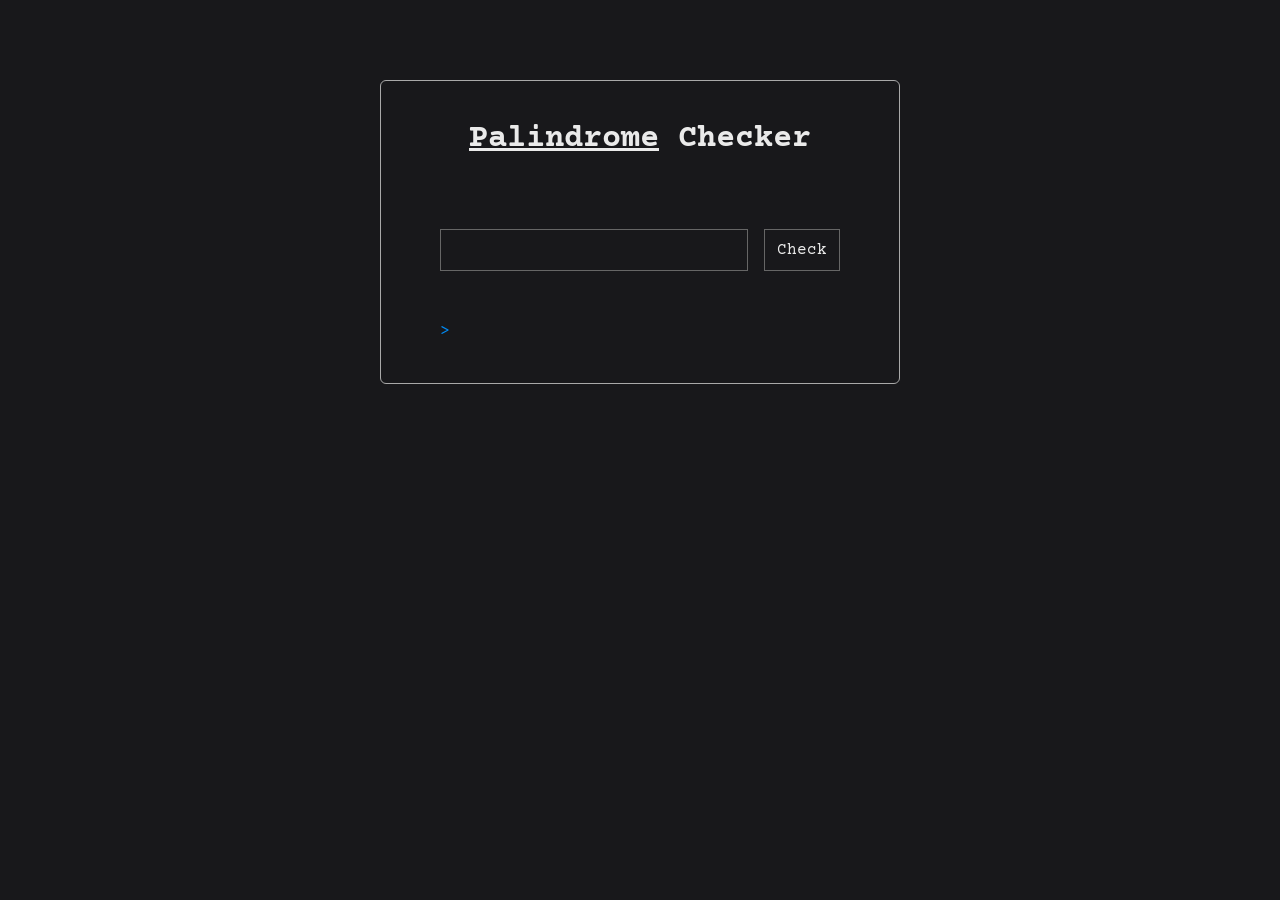
<file: Projects/build-a-palindrome-checker/index.html>
<!doctype html>
<html lang="en">
  <head>
    <meta name="viewport" content="width=device-width, initial-scale=1.0" />
    <meta charset="utf-8" />
    <title>Palindrome Checker</title>
    <link rel="preconnect" href="https://fonts.googleapis.com" />
    <link rel="preconnect" href="https://fonts.gstatic.com" crossorigin />
    <link
      href="https://fonts.googleapis.com/css2?family=Courier+Prime:ital,wght@0,400;0,700;1,400;1,700&display=swap"
      rel="stylesheet"
    />
    <link rel="stylesheet" href="styles.css" />
  </head>

  <body class="stack">
    <main class="stack">
      <h1>
        <button
          aria-expanded="false"
          aria-controls="palindrome-tip"
          id="palindrome-tip-btn"
        >
          Palindrome
        </button>
        Checker
      </h1>
      <div class="stack app-div">
        <label for="text-input" class="sr-only"
          >Enter a word and check to see if it's a palindrome</label
        >
        <div class="input-div">
          <input type="text" id="text-input" />
          <button id="check-btn">Check</button>
        </div>
        <p id="result" role="status" aria-live="polite"></p>
      </div>
    </main>
    <p id="palindrome-tip" hidden>
      A <em>palindrome</em> is a word or sentence that's spelled the same way
      both forward and backward, ignoring punctuation, case, and spacing.
    </p>
    <script src="script.js"></script>
  </body>
</html>
</file>
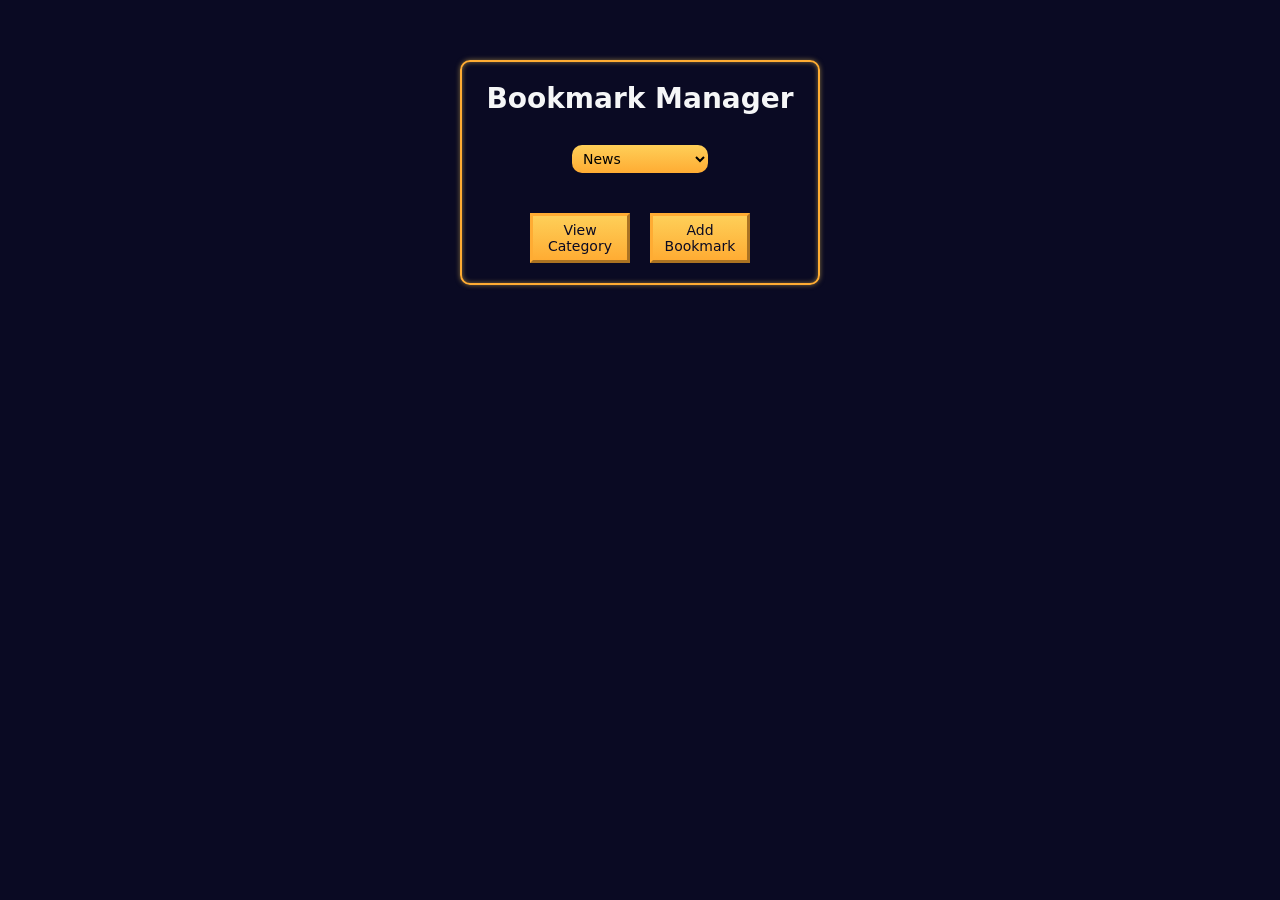
<file: Projects/lab-build-a-bookmark-manager-app/index.html>
<!doctype html>
<html lang="en">
  <head>
    <meta charset="utf-8" />
    <meta name="viewport" content="width=device-width, initial-scale=1.0" />
    <title>Bookmark Manager</title>
    <link rel="stylesheet" href="styles.css" />
  </head>

  <body>
    <main>
      <section id="main-section" class="stack">
        <h1>Bookmark Manager</h1>
        <div id="dropdown">
          <label for="category-dropdown" class="sr-only"
            >Select a category:</label
          >
          <select id="category-dropdown" name="options">
            <option value="news" selected>News</option>
            <option value="entertainment">Entertainment</option>
            <option value="work">Work</option>
            <option value="miscellaneous">Miscellaneous</option>
          </select>
        </div>
        <div class="flex buttons-wrapper">
          <button type="button" id="view-category-button">View Category</button>
          <button type="button" id="add-bookmark-button">Add Bookmark</button>
        </div>
      </section>

      <section id="form-section" class="hidden">
        <form id="bookmark-form">
          <h2 class="category-name"></h2>
          <div class="inputs-wrapper">
            <label for="name">Name:</label>
            <input type="text" id="name" />
          </div>
          <div class="inputs-wrapper">
            <label for="url">URL:</label>
            <input type="text" id="url" />
          </div>
          <div class="flex buttons-wrapper">
            <button
              type="button"
              class="go-back-btn"
              id="close-form-button"
              tabindex="1"
            >
              ← Go Back
            </button>
            <button type="submit" id="add-bookmark-button-form">
              Add Bookmark
            </button>
          </div>
        </form>
      </section>

      <section id="bookmark-list-section" class="hidden stack">
        <h2 class="category-name"></h2>
        <div id="category-list" class="stack"></div>
        <div class="flex buttons-wrapper">
          <button
            type="button"
            class="go-back-btn"
            id="close-list-button"
            tabindex="1"
          >
            ← Go Back
          </button>
          <button type="button" id="delete-bookmark-button">
            Delete Bookmark
          </button>
        </div>
      </section>

      <p
        id="status-ok"
        class="status-message"
        role="status"
        aria-live="polite"
        hidden
      ></p>
      <p
        id="status-error"
        class="status-message"
        role="status"
        aria-live="polite"
        hidden
      ></p>
    </main>
    <script src="script.js"></script>
  </body>
</html>
</file>
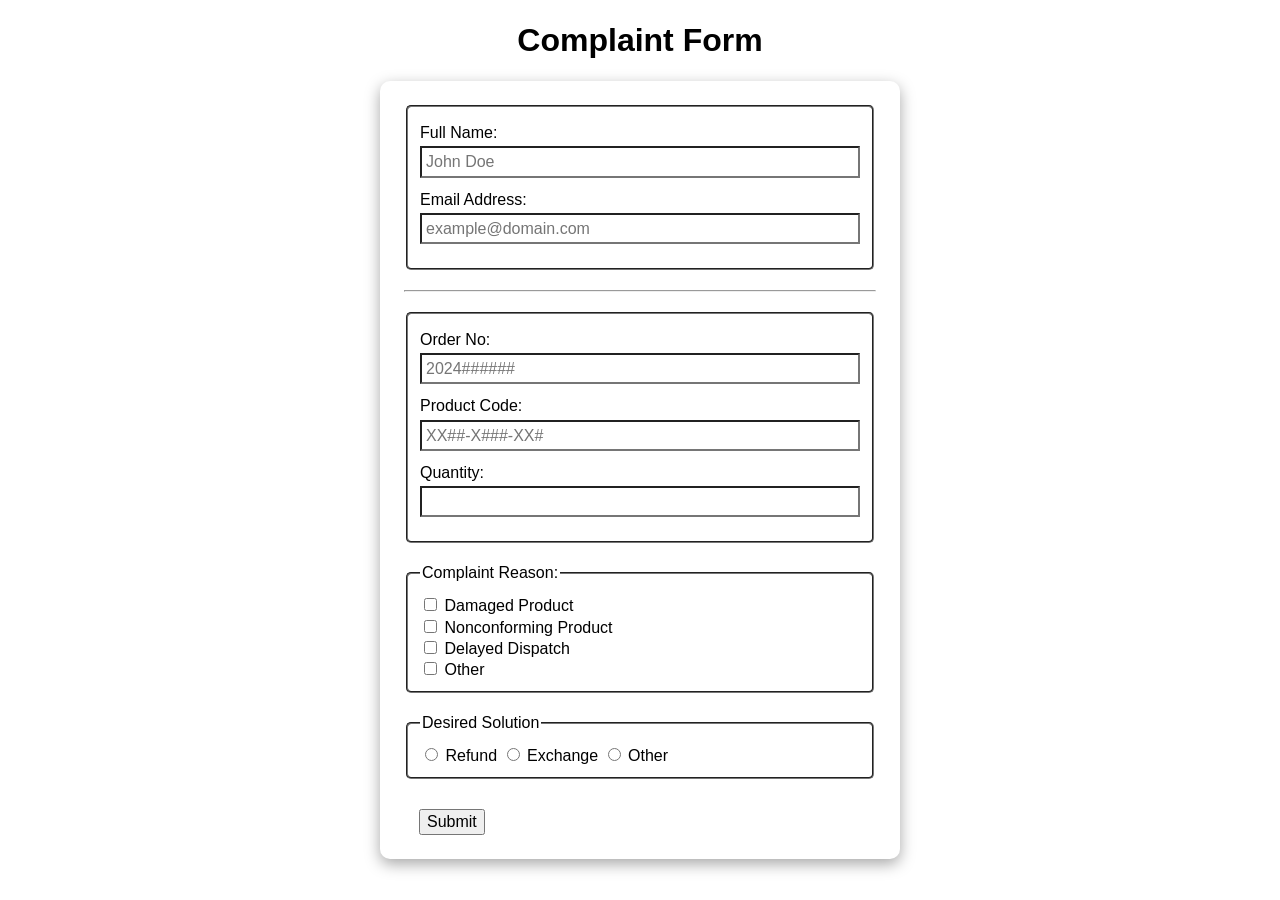
<file: Projects/lab-build-a-customer-complaint-form/index.html>
<!DOCTYPE html>
<html lang="en">

<head>
    <title>Customer Complaint Form</title>
    <meta charset="utf-8">
    <meta name="viewport" content="width=device-width, initial-scale=1.0">
    <link rel="stylesheet" href="styles.css">
</head>

<body>
    <h1>Complaint Form</h1>
    <form id="form" novalidate>
        <fieldset id="personal-info">
            <div>
                <label for="full-name">Full Name:</label>
                <input type="text" id="full-name" name="full-name" placeholder="John Doe" pattern="\w+" required>
            </div>

            <div>
                <label for="email">Email Address:</label>
                <input type="email" id="email" name="email" placeholder="example@domain.com" required>
            </div>
        </fieldset>
        <hr>
        <fieldset id="product-info">
            <div>
                <label for="order-no">Order No:</label>
                <input type="text" id="order-no" name="order-no" placeholder="2024######"
                required pattern="2024[0-9]{6}">
            </div>
            <div>
                <label for="product-code">Product Code:</label>
                <input type="text" id="product-code" name="product-code" placeholder="XX##-X###-XX#" pattern="[a-zA-Z]{2}\d{2}-[a-zA-Z]\d{3}-[a-zA-Z]{2}\d" required>
            </div>
            <div>
                <label for="quantity">Quantity:</label>
                <input type="number" id="quantity" name="quantity" min="1" pattern="\d+" required>
            </div>
        </fieldset>

        <fieldset id="complaints-group">
            <legend>Complaint Reason:</legend>
            <div>
                <input type="checkbox" id="damaged-product" name="complaint" value="damaged-product">
                <label for="damaged-product">Damaged Product</label>
            </div>

            <div>
                <input type="checkbox" id="nonconforming-product" name="complaint" value="nonconforming-product">
                <label for="nonconforming-product">Nonconforming Product</label>
            </div>

            <div>
                <input type="checkbox" id="delayed-dispatch" name="complaint" value="delayed-dispatch">
                <label for="delayed-dispatch">Delayed Dispatch</label>
            </div>

            <div>
                <input type="checkbox" id="other-complaint" name="complaint" value="other">
                <label for="other-complaint">Other</label>
            </div>
        </fieldset>

        <fieldset id="complaint-description-container" hidden>
            <legend>Description of Complaint Reason</legend>
            <textarea placeholder="Describe the reason of your complaint in at least 20 characters"
                name="complaint-textarea" id="complaint-description"></textarea>
        </fieldset>

        <fieldset id="solutions-group">
            <legend>Desired Solution</legend>
            <input type="radio" name="solutions" id="refund" value="refund">
            <label for="refund">Refund</label>

            <input type="radio" name="solutions" id="exchange" value="exchange">
            <label for="exchange">Exchange</label>

            <input type="radio" name="solutions" id="other-solution" value="other">
            <label for="other-solution">Other</label>
        </fieldset>

        <fieldset id="solution-description-container" hidden>
            <legend>Description of Desired Solution</legend>
            <textarea placeholder="Describe the desired solution to your issue in at least 20 characters"
                name="solution-textarea" id="solution-description"></textarea>
        </fieldset>
        <div id="btn-container">
            <button type="submit" id="submit-btn">Submit</button>
            <span id="message-box" aria-live="polite"></span>
        </div>

    </form>

    <script src="script.js"></script>
</body>

</html>
</file>
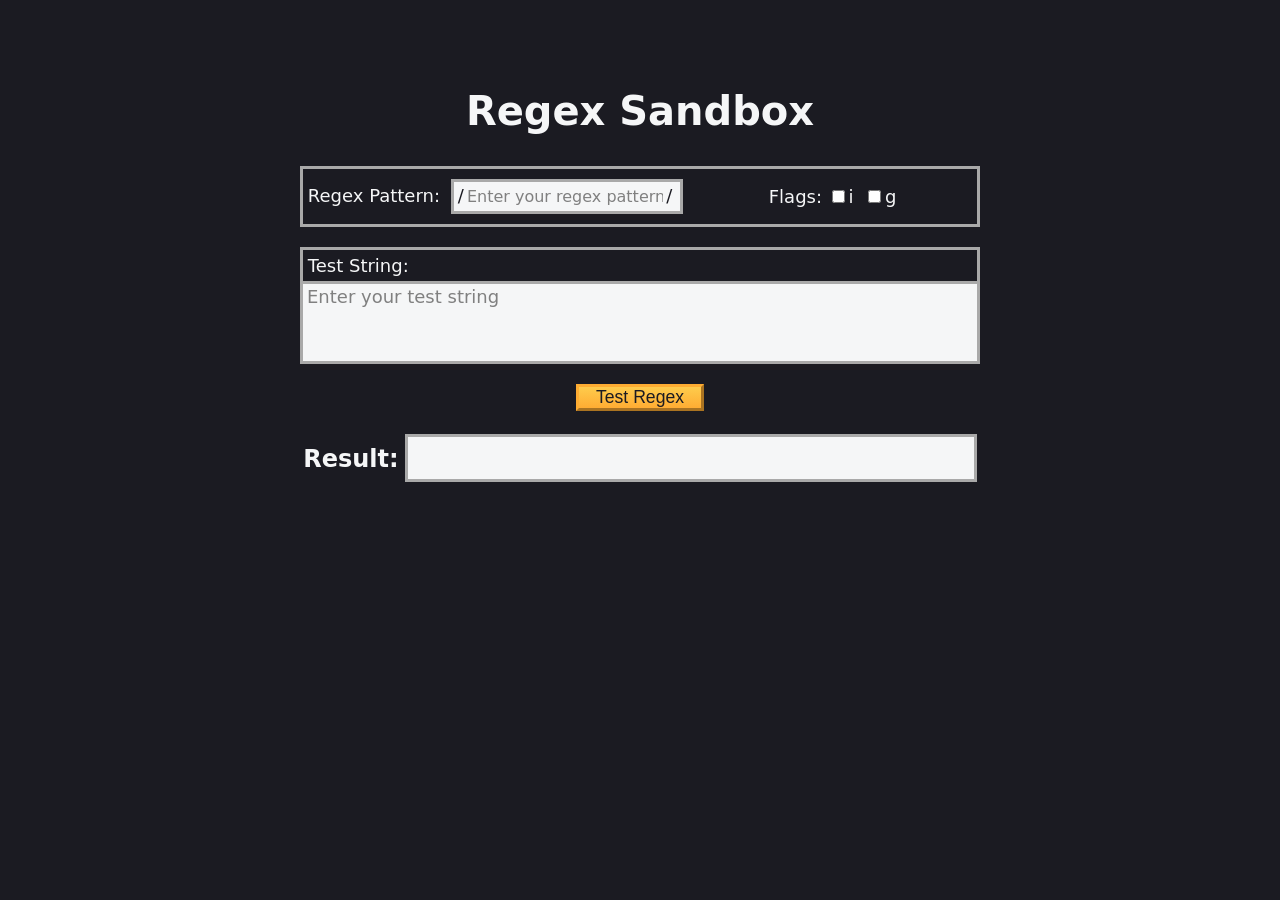
<file: Projects/lab-build-a-regex-sandbox/index.html>
<!doctype html>
<html lang="en">
  <head>
    <meta charset="UTF-8" />
    <meta name="viewport" content="width=device-width, initial-scale=1.0" />
    <link rel="stylesheet" href="styles.css" />
    <title>Regex Sandbox</title>
  </head>

  <body>
    <h1>Regex Sandbox</h1>
    <main>
      <div id="regex-container">
        <label for="pattern"
          >Regex Pattern:
          <div id="pattern-container">
            /<input
              type="text"
              id="pattern"
              name="pattern"
              placeholder="Enter your regex pattern"
            />/
          </div>
        </label>
        <div id="flags-container">
          <p>Flags:</p>
          <label for="i">
            <input type="checkbox" name="flags" id="i" /> i
          </label>
          <label for="g">
            <input type="checkbox" name="flags" id="g" /> g
          </label>
        </div>
      </div>
      <div id="test-container">
        <p>Test String:</p>
        <div
          id="test-string"
          placeholder="Enter your test string"
          contenteditable="true"
        ></div>
      </div>
      <button class="btn" id="test-btn" type="button">Test Regex</button>
      <div id="result-container">
        <h2>Result:</h2>
        <p id="result"></p>
      </div>
    </main>
    <script src="script.js"></script>
  </body>
</html>
</file>
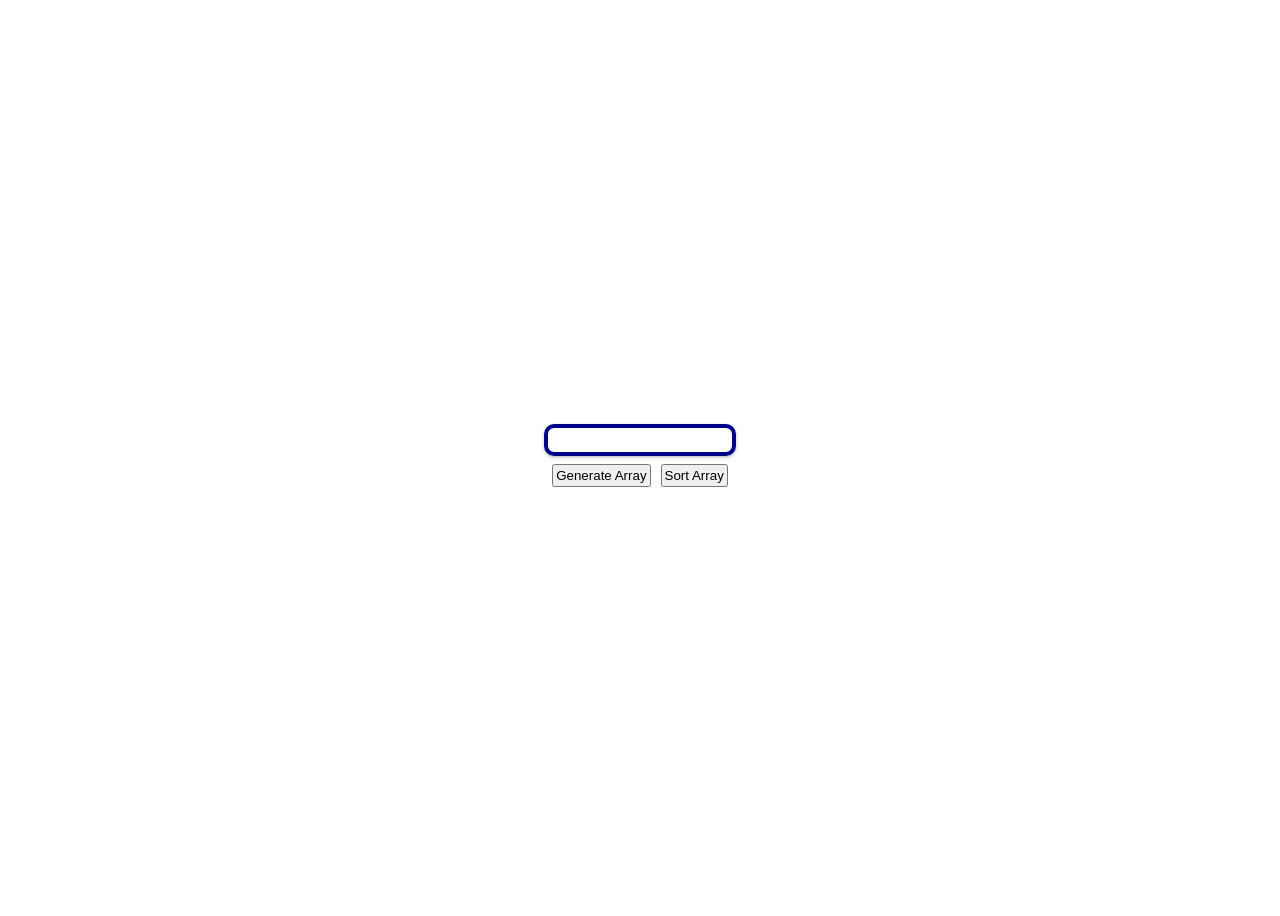
<file: Projects/lab-build-a-sorting-visualizer/index.html>
<!DOCTYPE html>
<html lang="en">

<head>
    <meta charset="UTF-8">
    <meta name="viewport" content="width=device-width, initial-scale=1.0">
    <meta http-equiv="X-UA-Compatible" content="ie=edge">
    <title>Sorting Visualizer</title>
    <link rel="stylesheet" href="styles.css">
</head>

<body>
    <main>
        <div id="array-container">
            <div id="starting-array"></div>
        </div>
        <div id="btn-container">
            <button id="generate-btn" type="button">Generate Array</button>
            <!-- changed nothing from the given boilerplate except for adding this `hidden` attribute -->
            <button id="sort-btn" type="button" hidden>Sort Array</button>
        </div>
    </main>
    <script src="script.js"></script>
</body>

</html>
</file>
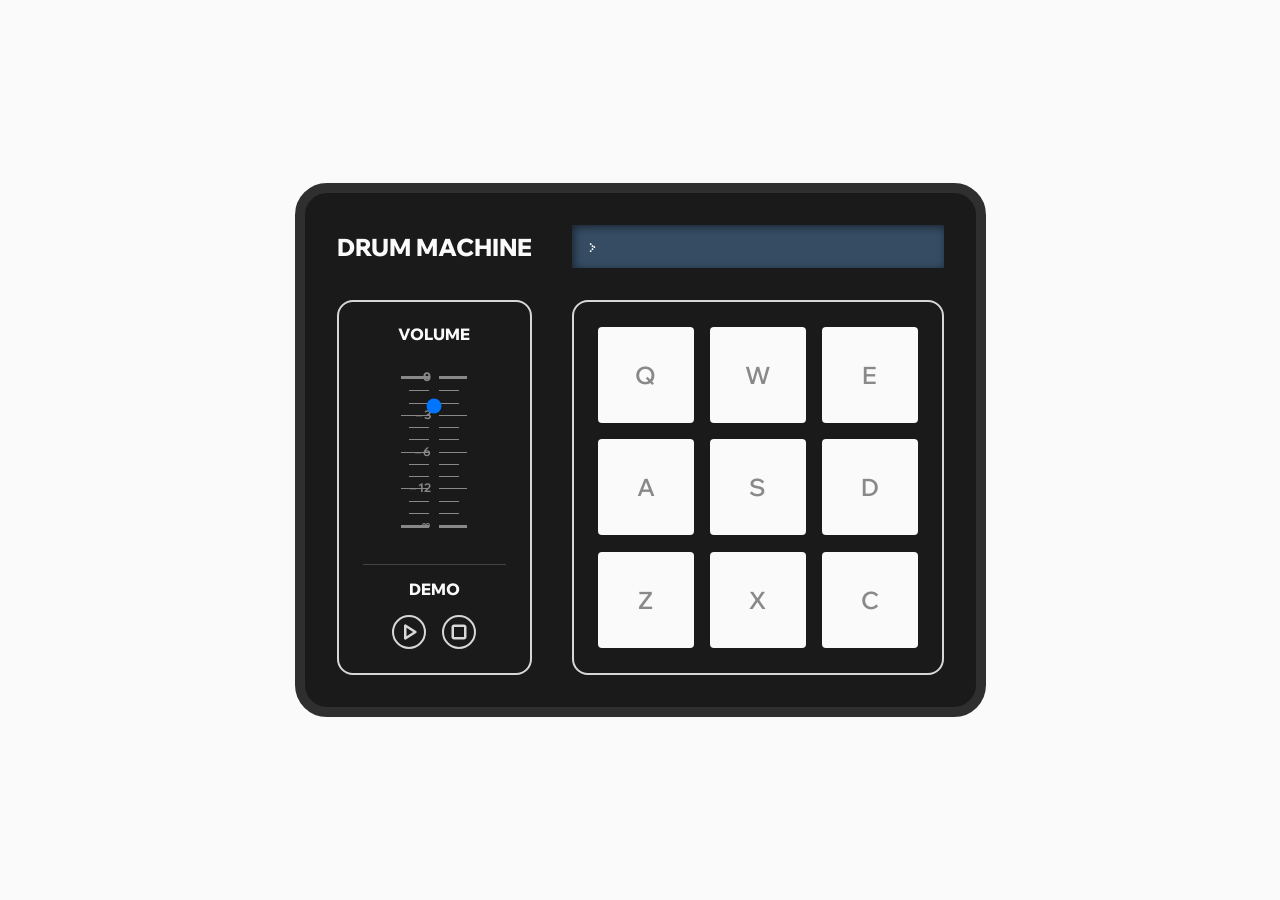
<file: Projects/certification/build-a-drum-machine/index.html>
<!doctype html>
<html lang="en">
  <head>
    <meta charset="utf-8" />
    <meta name="viewport" content="width=device-width, initial-scale=1.0" />
    <title>Drum Machine</title>
    <link rel="preconnect" href="https://fonts.googleapis.com" />
    <link rel="preconnect" href="https://fonts.gstatic.com" crossorigin />
    <link
      href="https://fonts.googleapis.com/css2?family=Bitcount+Single:wght@100..900&family=Wix+Madefor+Display:wght@400..800&display=swap"
      rel="stylesheet"
    />
    <link rel="stylesheet" href="styles.css" />
  </head>

  <body>
    <main>
      <div id="drum-machine">
        <h1>Drum Machine</h1>
        <div id="pad-bank" class="bordered-area">
          <button class="drum-pad">
            <audio src="" class="clip" id="Q"></audio>
            <span>Q</span>
          </button>
          <button class="drum-pad">
            <audio src="" class="clip" id="W"></audio>
            <span>W</span>
          </button>
          <button class="drum-pad">
            <audio src="" class="clip" id="E"></audio>
            <span>E</span>
          </button>
          <button class="drum-pad">
            <audio src="" class="clip" id="A"></audio>
            <span>A</span>
          </button>
          <button class="drum-pad">
            <audio src="" class="clip" id="S"></audio>
            <span>S</span>
          </button>
          <button class="drum-pad">
            <audio src="" class="clip" id="D"></audio>
            <span>D</span>
          </button>
          <button class="drum-pad">
            <audio src="" class="clip" id="Z"></audio>
            <span>Z</span>
          </button>
          <button class="drum-pad">
            <audio src="" class="clip" id="X"></audio>
            <span>X</span>
          </button>
          <button class="drum-pad">
            <audio src="" class="clip" id="C"></audio>
            <span>C</span>
          </button>
        </div>
        <p id="display"></p>
        <div id="settings" class="stack bordered-area">
          <h2 class="sr-only">Settings</h2>
          <div id="volume-container" class="stack">
            <h3>VOLUME</h3>
            <div class="flex">
              <div class="slider-db flex" aria-hidden="true">
                <div class="left stack">
                  <div class="db-0">
                    <span class="xbold">0</span>
                  </div>
                  <div class="filler"></div>
                  <div class="filler"></div>
                  <div class="db-3">
                    <span>– 3</span>
                  </div>
                  <div class="filler"></div>
                  <div class="filler"></div>
                  <div class="db-6">
                    <span>– 6</span>
                  </div>
                  <div class="filler"></div>
                  <div class="filler"></div>
                  <div class="db-12">
                    <span>– 12</span>
                  </div>
                  <div class="filler"></div>
                  <div class="filler"></div>
                  <div class="db-inf">
                    <span>– ∞</span>
                  </div>
                </div>
                <div class="right stack">
                  <div class="db-0"></div>
                  <div class="filler"></div>
                  <div class="filler"></div>
                  <div class="db-3"></div>
                  <div class="filler"></div>
                  <div class="filler"></div>
                  <div class="db-6"></div>
                  <div class="filler"></div>
                  <div class="filler"></div>
                  <div class="db-12"></div>
                  <div class="filler"></div>
                  <div class="filler"></div>
                  <div class="db-inf"></div>
                </div>
              </div>
              <input type="range" id="volume" min="0" max="1" step="0.01" />
            </div>
          </div>
          <div class="stack" id="demo-container">
            <h3>DEMO</h3>
            <div class="flex">
              <button class="demo-btn" id="demo-play-btn">
                <svg
                  aria-hidden="true"
                  xmlns="http://www.w3.org/2000/svg"
                  height="24px"
                  viewBox="0 -960 960 960"
                  width="24px"
                  fill="currentColor"
                >
                  <path
                    d="M320-273v-414q0-17 12-28.5t28-11.5q5 0 10.5 1.5T381-721l326 207q9 6 13.5 15t4.5 19q0 10-4.5 19T707-446L381-239q-5 3-10.5 4.5T360-233q-16 0-28-11.5T320-273Zm80-207Zm0 134 210-134-210-134v268Z"
                  />
                </svg>
                <span class="sr-only">Play</span>
              </button>
              <button class="demo-btn" id="demo-stop-btn">
                <svg
                  aria-hidden="true"
                  xmlns="http://www.w3.org/2000/svg"
                  height="24px"
                  viewBox="0 -960 960 960"
                  width="24px"
                  fill="currentColor"
                >
                  <path
                    d="M240-320v-320q0-33 23.5-56.5T320-720h320q33 0 56.5 23.5T720-640v320q0 33-23.5 56.5T640-240H320q-33 0-56.5-23.5T240-320Zm80 0h320v-320H320v320Zm160-160Z"
                  />
                </svg>
                <span class="sr-only">Stop</span>
              </button>
            </div>
          </div>
        </div>
      </div>
    </main>
    <script src="script.js"></script>
  </body>
</html>
</file>
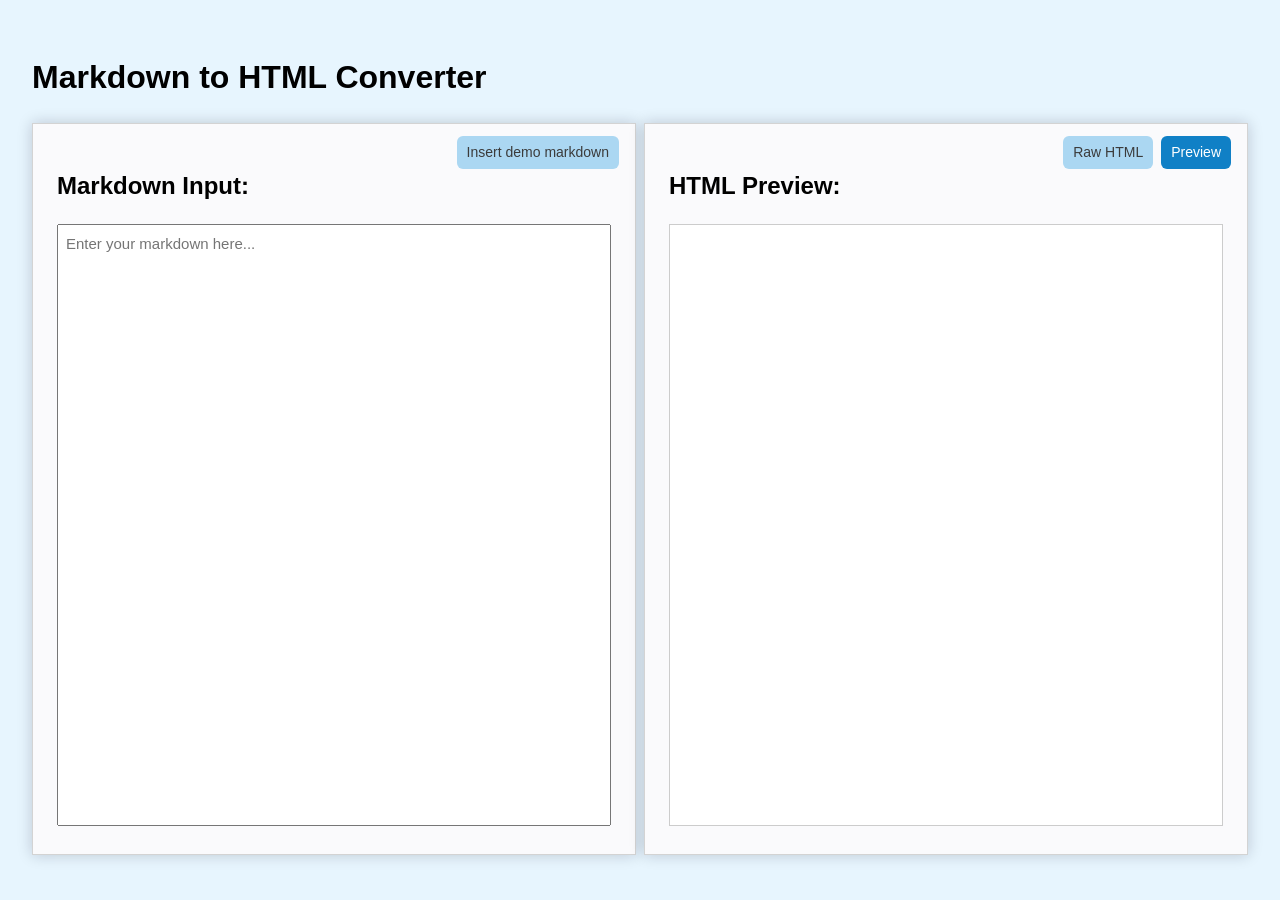
<file: Projects/certification/build-a-markdown-to-html-converter/index.html>
<!doctype html>
<html lang="en">
  <head>
    <meta charset="UTF-8" />
    <meta name="viewport" content="width=device-width, initial-scale=1.0" />
    <title>Markdown to HTML Converter</title>
    <link rel="stylesheet" href="styles.css" />
  </head>

  <body>
    <h1>Markdown to HTML Converter</h1>
    <div id="container">
      <div class="container">
        <button id="demo-markdown-btn">Insert demo markdown</button>
        <h2>
          <label for="markdown-input">Markdown Input:</label>
        </h2>
        <textarea
          id="markdown-input"
          placeholder="Enter your markdown here..."
        ></textarea>
      </div>
      <div id="pile" class="container">
        <div id="preview-mode-toggle" role="tablist" aria-label="Output views">
          <button
            id="preview-tab"
            class="mode-toggle"
            type="button"
            role="tab"
            aria-selected="true"
            aria-controls="preview-div"
          >
            <span>Preview</span>
          </button>
          <button
            id="raw-html-tab"
            class="mode-toggle"
            type="button"
            role="tab"
            aria-selected="false"
            aria-controls="html-output-div"
          >
            <span>Raw HTML</span>
          </button>
        </div>
        <div
          id="html-output-div"
          class="preview-panel"
          role="tabpanel"
          aria-labelledby="raw-html-tab"
          hidden
        >
          <h2>
            <label for="html-output" class="">Raw HTML Output:</label>
          </h2>
          <div id="html-output"></div>
        </div>
        <div
          id="preview-div"
          class="preview-panel"
          role="tabpanel"
          aria-labelledby="preview-tab"
        >
          <h2>
            <label for="preview" class="">HTML Preview:</label>
          </h2>
          <div id="preview"></div>
        </div>
      </div>
    </div>
    <script src="script.js"></script>
  </body>
</html>
</file>
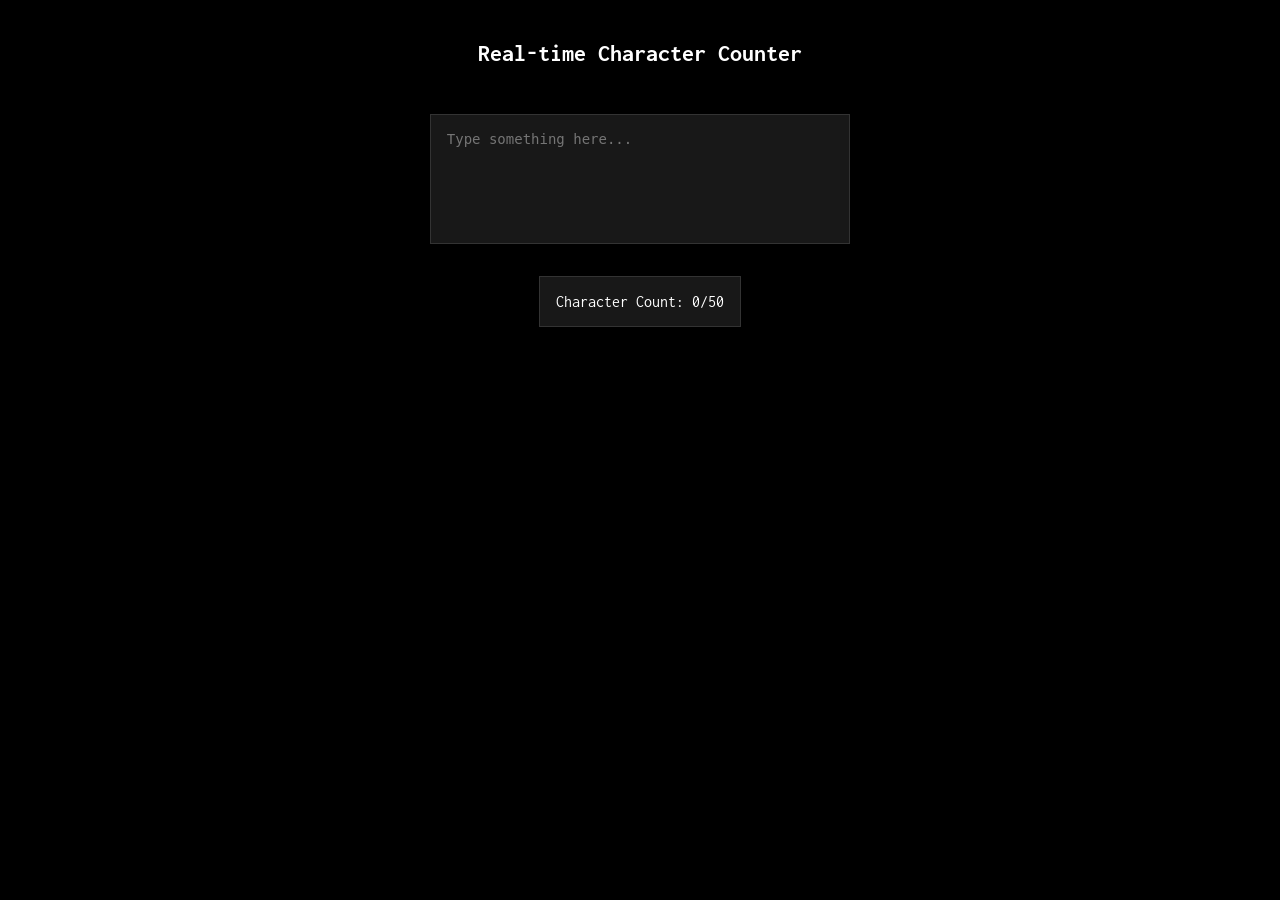
<file: Projects/lab-build-a-real-time-counter/lab-build-a-real-time-counter.html>
<!DOCTYPE html>
<html lang="en">

<head>
    <meta charset="utf-8">
    <meta name="viewport" content="width=device-width, initial-scale=1.0">
    <title>Real Time Counter</title>
    <link rel="stylesheet" href="./styles.css">
    <link rel="preconnect" href="https://fonts.googleapis.com">
    <link rel="preconnect" href="https://fonts.gstatic.com" crossorigin>
    <link href="https://fonts.googleapis.com/css2?family=Inconsolata:wght@200..900&display=swap" rel="stylesheet">
</head>

<body>
    <main>
        <h1>Real-time Character Counter</h1>
        <textarea id="text-input" rows="6" placeholder="Type something here..."></textarea>
        <p id="char-count">Character Count: 0/50</p>
    </main>
    <script src="./script.js"></script>
</body>

</html>
</file>
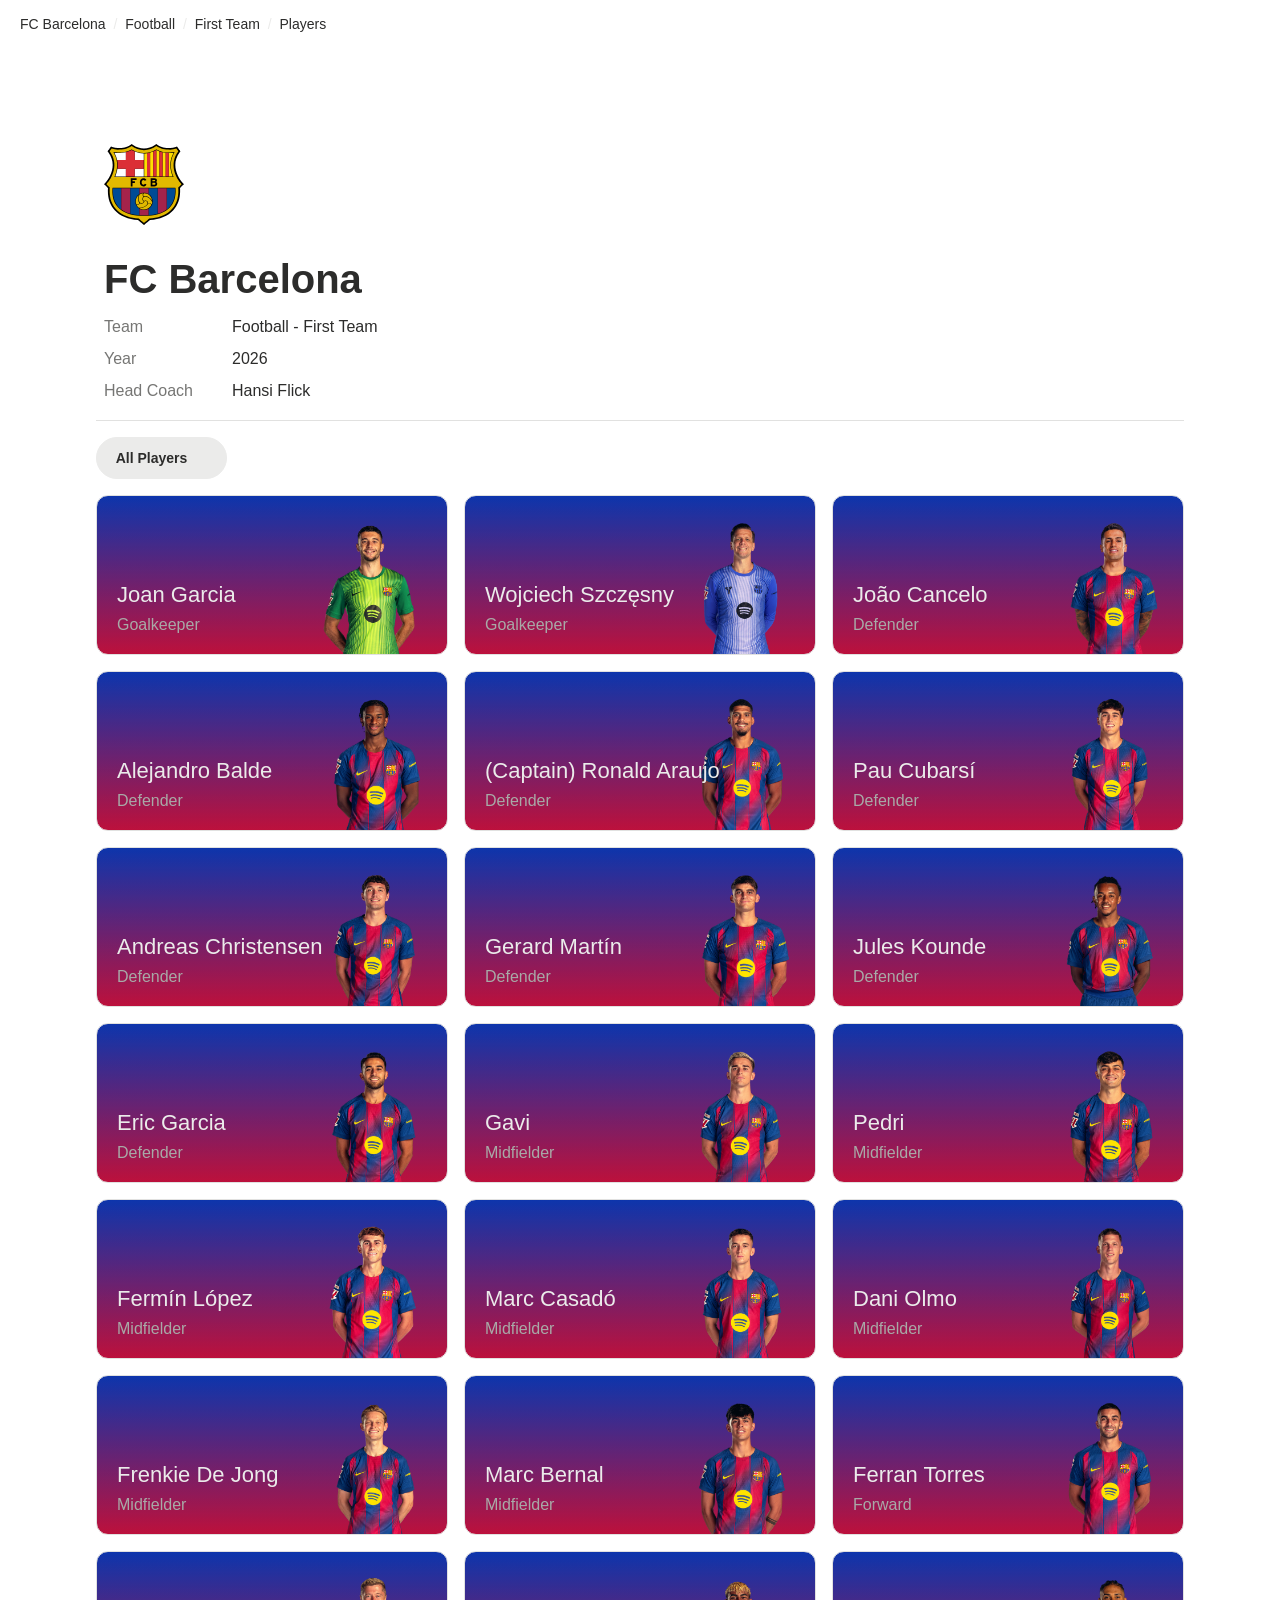
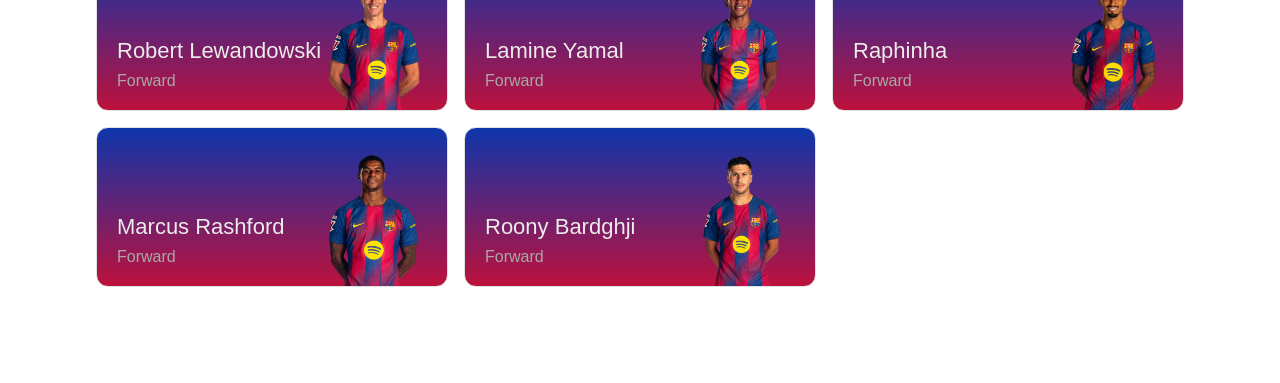
<file: Projects/lab-build-a-set-of-football-team-cards/lab-build-a-set-of-football-team-cards.html>
<!DOCTYPE html>
<html lang="en">
  <head>
    <meta charset="UTF-8" />
    <meta http-equiv="X-UA-Compatible" content="IE=edge" />
    <meta name="viewport" content="width=device-width, initial-scale=1.0" />
    <title>
      Build a Set of Football Team Cards
    </title>
    <link rel="preconnect" href="https://rsms.me/">
    <link rel="stylesheet" href="https://rsms.me/inter/inter.css">
    <link rel="stylesheet" href="styles.css" />
  </head>
  <body>
    <header class="breadcrumb" aria-hidden="true">
      FC Barcelona <span class="light-gray">/</span> Football <span class="light-gray">/</span> First Team <span class="light-gray">/</span> Players
    </header>

    <main>
      <header class="page-header">
        <figure class="page-icon">
          <svg xmlns="http://www.w3.org/2000/svg" class="icon " viewBox="0 0 559.078 566"><path d="M358.605 4.713c-26.059 18.091-51.183 26.518-79.061 26.518-27.881 0-53.005-8.427-79.066-26.518L193.689 0l-6.89 4.563c-29.455 19.504-53.387 23.072-89.904 23.072-12.59 0-26.127-2.376-39.145-6.872l-8.672-2.994-5.276 7.504c-2.806 3.991-4.891 6.526-6.906 8.977-2.483 3.019-4.829 5.872-7.584 10.3L24.9 51.642l5.022 6.674c22.317 29.658 30.739 60.17 30.739 88.892 0 53.56-29.285 100.889-52.35 124.822L0 280.654l8.477 8.46c4.547 4.538 12.646 12.941 19.344 19.981l-.269 3.691-.059.672a289.05 289.05 0 0 0-.416 15.369c0 54.393 16.077 99.616 47.894 134.593 36.836 40.498 94.434 64.675 162.507 68.438 16.904 15.395 34.083 28.173 34.852 28.744l7.277 5.397 7.268-5.416c.763-.57 17.849-13.34 34.733-28.728 68.071-3.762 125.667-27.938 162.504-68.437 31.815-34.977 47.894-80.2 47.894-134.589 0-5.045-.14-10.169-.416-15.373l-.008-.121-.061-.667s-.24-3.303-.258-3.574c6.2-6.518 14.562-15.211 19.342-19.983l8.474-8.46-8.308-8.623c-23.062-23.935-52.348-71.268-52.348-124.828 0-28.72 8.42-59.231 30.734-88.886l5.021-6.671-4.407-7.091c-2.756-4.432-5.102-7.285-7.585-10.306-2.014-2.45-4.099-4.984-6.902-8.974l-5.275-7.507-8.672 2.995c-13.021 4.496-26.557 6.872-39.146 6.872-36.52 0-60.453-3.568-89.905-23.072L365.394 0l-6.789 4.713z"></path><path d="M279.59 550.813s-19.458-14.434-37.037-30.854c-115-4.768-210.16-69.259-202.889-205.854.43-3.604.065-3.361.689-9.51-6.594-6.977-17.505-18.36-23.267-24.11 41.25-42.805 89.384-140.716 22.573-229.5 4.393-7.063 7.573-9.405 14.111-18.705 13.354 4.611 28.203 7.54 43.123 7.54 38.313 0 64.472-3.802 96.633-25.099 25.426 17.65 52.999 28.694 86.018 28.694 33.017 0 60.588-11.044 86.012-28.694 32.16 21.296 58.319 25.099 96.635 25.099 14.916 0 29.769-2.928 43.123-7.54 6.537 9.299 9.717 11.642 14.107 18.705-66.808 88.784-18.671 186.695 22.575 229.5-5.761 5.75-16.674 17.133-23.267 24.11.621 6.148.26 5.906.689 9.51 7.271 136.595-87.893 201.084-202.886 205.854-17.58 16.421-36.942 30.854-36.942 30.854z" fill="#e2b900"></path><path d="M61.478 305.958h-1.623l-.692 5.877-.499 3.783c-2.684 52.618 10.435 95.126 38.984 126.439 32.746 35.92 85.798 56.385 153.421 59.187.066.002 1.136.008 1.136.008 20.29.11 39.453.214 55.757-.006 67.674-2.803 120.726-23.269 153.471-59.188 28.55-31.312 41.668-73.819 38.992-126.343-.007-.095-.509-3.896-.509-3.896l-.686-5.791-1.63-.069H61.478z"></path><path d="m63.1 309.61-.329 2.789s-.462 3.505-.467 3.505a253.642 253.642 0 0 0-.336 12.939c0 45.576 12.885 82.788 38.38 110.753 6.093 6.685 12.916 12.819 20.421 18.395V309.61H63.1zm433.682 6.387-.475-3.616-.328-2.771h-57.668v148.382c7.507-5.575 14.33-11.71 20.422-18.395 25.5-27.97 38.384-65.19 38.384-110.707-.001-4.224-.11-8.523-.335-12.893z" fill="#004b95"></path><path d="M184.278 309.61H120.77v148.382c17.573 13.06 38.914 23.035 63.508 29.753V309.61zm190.526 0v178.132c24.6-6.72 45.938-16.694 63.507-29.75V309.61h-63.507z" fill="#a4234b"></path><path d="M218.665 401.004c0-21.983 11.655-41.242 29.122-51.942V309.61h-63.51v178.135c19.253 5.26 40.502 8.516 63.51 9.681v-44.478c-17.466-10.7-29.122-29.96-29.122-51.944zm92.63-91.394v39.451c17.466 10.7 29.122 29.959 29.122 51.942s-11.656 41.244-29.122 51.944v44.476c23.011-1.168 44.259-4.425 63.509-9.682V309.61h-63.509z" fill="#004b95"></path><path d="M311.295 349.062V309.61h-63.508v39.451c9.244-5.666 20.115-8.934 31.752-8.934 11.638.001 22.511 3.27 31.756 8.935zm-63.508 103.886v44.478c1.121.058 2.237.121 3.367.167l1.07.006c20.272.109 39.419.213 55.637-.004 1.151-.048 2.289-.113 3.434-.171v-44.476c-9.246 5.663-20.119 8.933-31.756 8.933-11.636.001-22.508-3.269-31.752-8.933z" fill="#a4234b"></path><path d="M248.474 412.051c-11.015-10.032-11.049-30.418-8.09-43.959.822-3.771 1.857-7.462 2.925-11.681-12.95 10.533-21.223 26.598-21.223 44.593a57.28 57.28 0 0 0 4.173 21.541c.979.128 1.974.197 2.984.197 8.508 0 15.455-3.93 19.231-10.691zm59.15 4.397c-1.885 9.629-12.183 16.844-21.887 22.631-9.999 5.965-26.126 9.047-38.261 9.609 9.158 6.169 20.191 9.772 32.063 9.772 21.669 0 40.536-11.997 50.318-29.706-1.713-14.174-15.188-15.839-22.233-12.306z" fill="#e2b900"></path><path d="M243.021 445.36c11.986.093 30.407-2.922 40.966-9.219 13.648-8.144 24.251-16.833 19.213-28.879-2.546-6.087-11.01-13.132-21.983-5.361-.701 8.992-11.801 16.923-19.771 15.901-4.038-.518-7.422-1.792-10.241-3.637-4.479 7.653-12.498 11.997-21.959 11.997-.466 0-.931-.013-1.39-.039a57.579 57.579 0 0 0 15.165 19.237zm36.371-80.161c9.503-3.94 22.675 1.181 32.711 6.784 9.475 5.294 19.368 15.173 24.79 25.548-1.786-29.957-26.517-53.725-56.857-53.981-9.066 5.954-7.828 17.178-.644 21.649z" fill="#e2b900"></path><path d="M277.785 401.858c-11.765-8.581-11.042-22.083-5.98-30.104 1.242-1.968 2.688-3.515 4.294-4.699-6.84-5.46-8.209-16.054-1.583-23.292a57.13 57.13 0 0 0-26.915 9.475c-2.509 10.79-5.703 20.644-5.543 31.914.215 15.188 6.502 27.552 19.822 29.26 6.216.796 15.185-5.818 15.905-12.554z" fill="#e2b900"></path><path d="M336.757 406.288c-3.279-11.887-15.065-25.028-26.322-31.316-13.879-7.754-29.062-11.97-35.738-1.389-4.285 6.79-4.881 18.006 4.84 25.316 13.214-9.127 23.769-.252 26.817 7.046.979 2.337 1.475 4.56 1.562 6.675 7.799-2.744 20.475-.977 24.378 11.195a57.128 57.128 0 0 0 4.463-17.527z" fill="#e2b900"></path><path d="M227.165 239.72h-40.162v56.47h12.237v-23.298h16.664v-11.923H199.24v-9.247h28.514v-12l-.589-.002zm23.356 28.234c0 17.681 9.718 29.104 24.758 29.104 9.805 0 16.867-4.312 20.988-12.812l.236-.488-10.292-6.104-.301.504c-2.936 4.915-5.73 6.742-10.314 6.742-7.489 0-12.522-6.811-12.522-16.946 0-10.452 4.769-16.945 12.444-16.945 4.458 0 7.592 1.86 9.584 5.688l.26.499 11.328-5.227-.262-.54c-3.979-8.228-11.155-12.577-20.754-12.577-14.81-.001-25.153 11.967-25.153 29.102zm114.238-2.348c3.42-2.425 5.427-6.231 5.427-10.685 0-9.518-6.777-15.201-18.126-15.201h-25.944v56.47h25.705c12.686 0 20.257-6.894 20.257-18.44 0-5.408-2.701-9.74-7.319-12.144zm-26.644-14.516h13.471c5.496 0 6.2 2.512 6.2 4.701 0 3.112-1.847 4.625-5.647 4.625h-14.023l-.001-9.326zm14.101 33.416h-14.101v-13.117h14.101c4.988 0 7.311 2.072 7.311 6.519 0 4.316-2.527 6.598-7.311 6.598zm12.709-246.664c-27.359 16.55-55.29 24.606-85.388 24.628-30.095-.021-58.023-8.078-85.383-24.628l-.914-.553-.929.526c-31.167 17.613-58.589 21.058-95.423 21.058-8.852 0-17.984-.889-27.146-2.643l-3.948-.756 2.028 3.471c37.842 64.758 24.408 127.366 6.476 168.486l-1.115 2.557h412.715l-1.117-2.557c-17.931-41.12-31.365-103.728 6.475-168.486l2.028-3.471-3.946.756c-9.161 1.754-18.295 2.643-27.146 2.643-36.834 0-64.257-3.445-95.423-21.058l-.93-.526-.914.553z"></path><path d="M152.957 57.315c-17.286 4.101-35.198 5.211-56.068 5.211-7.893 0-16.01-.817-24.159-2.178 9.669 17.289 15.821 34.397 19.311 50.979h60.917l-.001-54.012zm124.758 54.012V66.091c-21.855-.249-42.595-4.685-62.809-13.438v58.674h62.809zm-183.946 61.95c-2.877 19.829-8.618 37.803-15.066 53.057h74.255v-53.057H93.769zm121.137 53.057h62.809v-53.057h-62.809v53.057z" fill="#fff"></path><path d="M214.906 111.327V52.653c-7.304-3.162-14.542-6.873-21.734-11.175-13.754 7.668-26.795 12.653-40.214 15.836v54.012H92.041a171.814 171.814 0 0 1 3.683 35.4c0 9.151-.716 18.02-1.954 26.55h59.188v53.057h61.949v-53.057h62.809v-61.95l-62.81.001z" fill="#db2f36"></path><path d="m365.906 41.478-.088.051v184.804h21.777V51.614c-7.134-2.705-14.308-6.022-21.689-10.136zM322.263 60.38v165.954h21.777V52.709a164.918 164.918 0 0 1-21.777 7.671zm-40.898 5.711v160.243h19.12V64.747a164.521 164.521 0 0 1-19.12 1.344zm128.011-8.068v168.311h21.776V61.296c-7.49-.695-14.699-1.752-21.776-3.273zm53.981 88.704c0-27.036 6.251-56.444 22.994-86.379-8.149 1.36-16.268 2.178-24.159 2.178-3.16 0-6.229-.037-9.261-.095v163.903h27.447c-9.223-21.818-17.021-49.184-17.021-79.607z" fill="#ffdf00"></path><path d="M431.153 61.296v165.038h21.777V62.431c-7.587-.144-14.811-.489-21.777-1.135zm-130.667 3.451v161.587h21.777V60.38a158.515 158.515 0 0 1-21.777 4.367zm43.555-12.038v173.625h21.777V41.529c-7.206 4.306-14.459 8.019-21.777 11.18zm43.555-1.095v174.72h21.779V58.023a150.014 150.014 0 0 1-21.779-6.409z" fill="#db2f36"></path></svg>
          <figcaption class="sr-only">FC Barcelona Logo</figcaption>
        </figure>
        <h1 class="title">FC Barcelona</h1>
        <div class="team-stats">
          <p><span class="page-property">Team</span><span id="team" class="page-property-value"></span></p>
          <p><span class="page-property">Year</span><span id="year" class="page-property-value"></span></p>
          <p><span class="page-property">Head Coach</span><span id="head-coach" class="page-property-value"></span></p>
        </div>
      </header>
      <label class="options-label sr-only" for="players">Filter Teammates:</label>
      <hr>
      <select name="players" id="players">
        <option value="all">All Players</option>
        <option value="goalkeeper">Goalkeeper</option>
        <option value="defender">Defender</option>
        <option value="midfielder">Midfielder</option>
        <option value="forward">Forward</option>
      </select>
      <div class="cards" id="player-cards"></div>
    </main>

    <script src="./script.js"></script>
  </body>
</html>
</file>
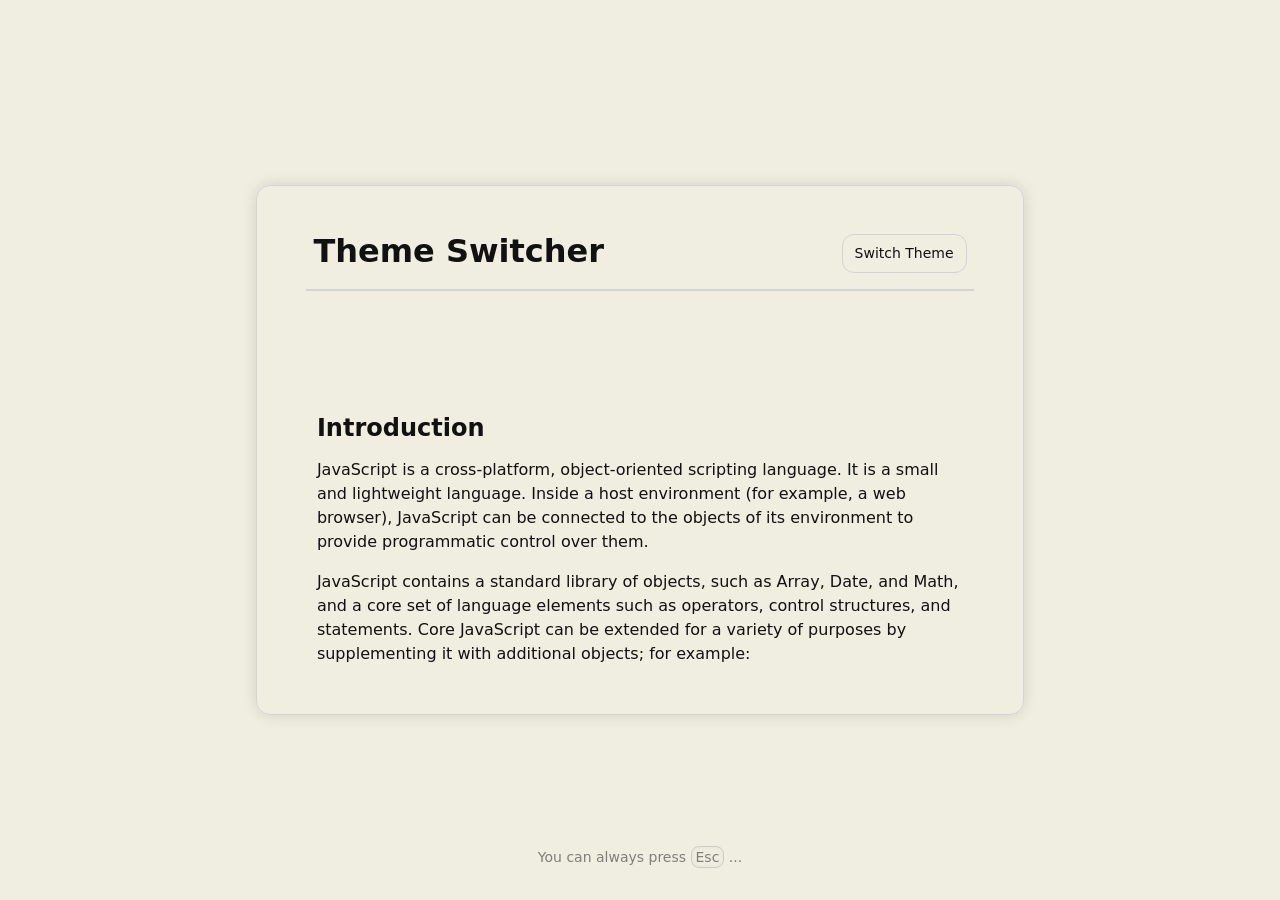
<file: Projects/lab-build-a-theme-switcher/lab-build-a-theme-switcher.html>
<!DOCTYPE html>
<html lang="en">

<head>
  <meta charset="UTF-8">
  <meta name="viewport" content="width=device-width, initial-scale=1.0">
  <title>Theme Switcher</title>
  <link rel="stylesheet" href="./styles.css">
</head>

<body>
  <main>
    <header>
      <h1>Theme Switcher</h1>

      <button id="theme-switcher-button" aria-haspopup="true" aria-expanded="false" aria-controls="theme-dropdown">
        Switch Theme
      </button>
      <ul id="theme-dropdown" role="menu" aria-labelledby="theme-switcher-button" hidden>
        <li id="theme-ivory" role="menuitem">Ivory</li>
        <li id="theme-obsidian" role="menuitem">Obsidian</li>
      </ul>
    </header>

    <div class="hr"></div>

    <div id="theme-status-msg" aria-live="polite"></div>

    <article>
      <h2>Introduction</h2>
      <p>
        JavaScript is a cross-platform, object-oriented scripting language. It is a small and lightweight language.
        Inside a host environment (for example, a web browser), JavaScript can be connected to the objects of its
        environment to provide programmatic control over them.
      </p>
      <p>
        JavaScript contains a standard library of objects, such as Array, Date, and Math, and a core set of language
        elements such as operators, control structures, and statements. Core JavaScript can be extended for a variety
        of purposes by supplementing it with additional objects; for example:
      </p>
    </article>
  </main>

  <aside>
    <span>You can always press <span class="btn">Esc</span> ...</span>
  </aside>

  <script src="./script.js"></script>
</body>

</html>
</file>
<file: Projects/build-a-palindrome-checker/styles.css>
*,
*::before,
*::after {
  box-sizing: border-box;
  padding: 0;
  margin: 0;
}

:root {
  --main-color: #eaeaea;
  --secondary-color: #666;
  --accent-blue: #008bf5;
  --accent-blue-dark: #004980;
  --accent-blue-transparent: #0071c777;
  --accent-green: #00cc3d;
  --bg-color: #18181b;
  --layout-max-width: min(520px, 80%);
}

body {
  --stack-gap: 2rem;
  padding: 5rem 0;
  align-items: center;
  justify-content: center;
  background-color: var(--bg-color, #1f1f22);
  color: var(--main-color);
  font-family: "Courier Prime", monospace;
}

main {
  --stack-gap: 4.5rem;
  width: 100%;
  max-width: var(--layout-max-width);
  border: 1px solid darkgray;
  border-radius: 6px;
  padding: 2.5rem 1.5rem;
  align-items: center;
}

h1 {
  text-align: center;
  font-size: clamp(1.5rem, 5vw, 2rem);
}

button {
  font: inherit;
  color: inherit;
  background: none;
}

#palindrome-tip-btn {
  text-decoration: underline;
  border: none;
  &:hover {
    cursor: help;
    color: var(--accent-blue);
  }
  &:focus-visible {
    color: var(--accent-blue);
    outline: 1px solid var(--accent-blue);
    outline-offset: 8px;
  }
}

#palindrome-tip {
  position: relative;
  color: var(--accent-green, limegreen);
  max-width: var(--layout-max-width);
  padding: 1rem;
}

p {
  line-height: 1.5;
}

input {
  max-width: 100%;
  min-width: 20ch;
  flex: 1;
  padding: 0.75rem;
  font: inherit;
  font-size: 0.875rem;
  color: inherit;

  &[type="text"] {
    background: none;
    border: 1px solid var(--secondary-color, dimgray);
    &:focus {
      border: 1px solid var(--main-color);
      outline: none;
    }
  }
}

#check-btn {
  padding: 0.5rem 0.75rem;
  border: 1px solid var(--secondary-color);
  &:active {
    background-color: var(--accent-blue-dark);
  }

  &:hover {
    cursor: pointer;
    border-color: var(--main-color);
  }

  &:focus-visible {
    outline: none;
    border-color: var(--main-color);
  }
}

.app-div {
  --stack-gap: 3rem;
  width: 100%;
  max-width: 400px;
}

.input-div {
  --hstack-gap: 1rem;
  display: flex;
  gap: var(--hstack-gap, 1rem);
  flex-wrap: wrap;
  justify-content: center;
}

#result {
  &::before {
    content: ">";
    color: var(--accent-blue);
  }
  display: flex;
  gap: 1rem;
  /*border-bottom: 1px solid var(--secondary-color);*/
}

.stack {
  display: flex;
  flex-direction: column;
  gap: var(--stack-gap, 1rem);
}

.sr-only {
  position: absolute;
  width: 1px;
  height: 1px;
  padding: 0;
  margin: -1px;
  overflow: hidden;
  clip: rect(0, 0, 0, 0);
  white-space: nowrap;
  border: 0;
}
</file>
<file: Projects/lab-build-a-bookmark-manager-app/styles.css>
:root {
  --light-grey: #f5f6f7;
  --gray-10: #dfdfe2;
  --gray-15: #d0d0d5;
  --gray-50: #7a7a85;
  --gray-65: #6d6d78;
  --gray-80: #2a2a40;
  --dark-grey: #0a0a23;
  --yellow: #fecf58;
  --golden-yellow: #ffac33;
  --golden-yellow-darker: #f89808;
  --light-green: #acd157;

  --transition-fast: 0.1s;
  --transition: 0.15s;

  --subsection-padding-top: 45px;
}

*,
*::before,
*::after {
  margin: 0;
  padding: 0;
  box-sizing: border-box;
}

body {
  background-color: var(--dark-grey);
  font-family: system-ui, sans-serif;
}

main {
  display: flex;
  justify-content: center;
  padding: 60px;
}

section {
  --stack-gap: 30px;
  position: relative;
  border: 2px solid var(--golden-yellow);
  box-shadow:
    0 0 5px rgb(from var(--yellow) r g b / 0.5),
    inset 0 0 5px rgb(from var(--yellow) r g b / 0.5);
  width: 360px;
  border-radius: 10px;
  padding: 20px;
}

select,
input,
label,
button {
  font: inherit;
  font-size: 0.875rem;
  &:focus-visible {
    outline: none;
    outline: 2px solid var(--light-grey);
    outline-offset: 2px;
  }
}

select {
  padding-inline-start: 5px;
  background: linear-gradient(var(--yellow), var(--golden-yellow));
  border: none;
  cursor: pointer;
  padding: 5px 7px;
  border-radius: 10px;

  &:hover {
    background: linear-gradient(var(--yellow), var(--golden-yellow-darker));
  }
}

input[type="text"] {
  padding: 0.25rem;
  border: none;
  border-radius: 2px;
  background-color: var(--light-grey);

  &:focus {
    outline: none;
    outline: 1px solid var(--golden-yellow);
  }
}

input[type="radio"] {
  appearance: none;
  min-width: 1rem;
  min-height: 1rem;
  align-self: center;
  border-radius: 100%;
  border: 1px solid var(--gray-15);

  position: relative;
  top: 1px;

  &:focus-visible {
    outline-color: var(--yellow);
  }

  &:hover {
    cursor: pointer;
  }

  &:checked {
    background-image: radial-gradient(var(--golden-yellow) 50%, black 60%);
  }
}

a {
  text-decoration: none;
  &:focus-visible {
    outline: none;
    outline: 1px solid var(--yellow);
    outline-offset: 2px;
  }
  &:is(:hover) {
    text-decoration: underline;
  }
}

h1 {
  font-size: clamp(1.5rem, 1.228rem + 1.087vw, 1.75rem);
}

h2 {
  font-size: clamp(1.25rem, 0.978rem + 1.087vw, 1.5rem);
  text-transform: capitalize;
  margin-block-end: 10px;
  text-align: center;
}

button {
  cursor: pointer;
  padding: 5px;
  width: 100px;
  height: 50px;
  color: var(--dark-grey);
  background-color: var(--golden-yellow);
  background-image: linear-gradient(var(--yellow), var(--golden-yellow));
  border-color: var(--golden-yellow);
  border-width: 3px;
}

button:is(:hover, :focus) {
  background-image: linear-gradient(var(--yellow), var(--golden-yellow-darker));
}

#main-section {
  align-items: center;
}

#form-section {
  padding-block-start: var(--subsection-padding-top, 40px);
}

#bookmark-form {
  margin-inline: auto;
  max-width: 300px;
  height: 100%;
  justify-content: center;
  display: grid;
  row-gap: 1rem;
  grid-template-columns: max-content 1fr;

  > * {
    grid-column: 1 / -1;
  }

  > .inputs-wrapper {
    display: grid;
    grid-template-columns: subgrid;
  }
}

.inputs-wrapper {
  gap: 10px;
  align-items: center;
  text-align: right;
}

.go-back-btn {
  position: absolute;
  top: 10px;
  left: 10px;
  width: auto;
  height: auto;
  border: none;
  border-radius: 5px;
  background: none;
  color: var(--gray-50, darkgray);

  &:is(:focus-visible, :hover) {
    background: none;
    color: var(--gray-10, lightgray);
  }

  &:focus-visible {
    background: none;
    outline: 1px solid var(--golden-yellow, orange);
  }

  &:focus {
    background: none;
  }
}

#bookmark-list-section {
  padding-block-start: var(--subsection-padding-top, 40px);
}

#category-list {
  --stack-gap: 0.25rem;
  align-self: center;
  justify-content: flex-start;
  background-color: var(--gray-80);
  width: 80%;
  border-radius: 10px;
  padding: 1.25rem;

  .flex {
    --flex-gap: 0.75rem;
  }

  p {
    color: var(--gray-50, gray);
  }

  a {
    display: inline-block;
    width: 100%;
    padding-block: 0.5rem;
    color: currentColor;
  }

  label {
    width: 100%;
    font-size: 1rem;
  }
}

#category-list,
h1,
h2,
label {
  color: var(--light-grey);
}

.status-message {
  color: var(--color, var(--light-grey, whitesmoke));
  position: fixed;
  top: calc(30px - 10px - 0.6lh);
  border-radius: 10px;
  border: 1px solid var(--border-color, var(--yellow, orange));
  padding: 8px 10px;
  background-color: var(--bg-color, none);
  font-size: 0.875rem;
  transition-property: opacity, transform;
  transition-duration: var(--transition, 0.3s);
  transition-timing-function: ease-in;

  &.fade-down {
    opacity: 0;
    transform: translateY(10px);
  }

  @starting-style {
    opacity: 0;
    transform: translateY(10px);
  }
}

#status-ok {
  --border-color: var(--light-green);
  --color: var(--light-green);
  --bg-color: hsl(from var(--border-color) h s 20 / 0.5);

  &::before {
    content: "✓";
    position: relative;
    color: var(--border-color, currentColor);
    margin-inline-end: 0.5rem;
    vertical-align: top;
  }
}

#status-error {
  --border-color: var(--yellow);
  --color: var(--yellow);
  --bg-color: hsl(from var(--border-color) h s 20 / 0.5);

  &::before {
    content: "!";
    position: relative;
    color: var(--border-color, currentColor);
    margin-inline-end: 0.5rem;
    vertical-align: top;
  }
}

.buttons-wrapper {
  --flex-gap: 20px;
  justify-content: center;
  align-items: flex-end;
  margin-block-start: 10px;
}

.flex {
  display: flex;
  gap: var(--flex-gap, 0);
}

.stack {
  display: flex;
  flex-direction: column;
  gap: var(--stack-gap, 1rem);
}

.muted {
  color: var(--gray-50, gray);
}

.hidden {
  display: none;
}

.sr-only {
  position: absolute;
  width: 1px;
  height: 1px;
  padding: 0;
  margin: -1px;
  overflow: hidden;
  clip: rect(0, 0, 0, 0);
  white-space: nowrap;
  border: 0;
}
</file>
<file: Projects/lab-build-a-customer-complaint-form/styles.css>
* {
    box-sizing: border-box;
}

html {
    color-scheme: light;
}

body {
    font-family: sans-serif;
    line-height: 1.2;
}

h1 {
    text-align: center;
}

fieldset {
    padding: 0.75rem;
    border-radius: 5px;
    border-color: rgb(118, 118, 118);
}

textarea, input, button {
    font: inherit;
}

textarea {
    width: 100%;
    border-color: rgb(118, 118, 118);
    resize: vertical;
    min-height: 5lh;
}

input, textarea {
    padding: 0.25rem;
    margin-block: 0.25rem;
    border-color: rgb(118, 118, 118);
}

hr {
    margin: 0;
    width: 100%;
}

#form {
    max-width: min(520px, 80%);
    margin: auto;
    border-radius: 10px;
    box-shadow: rgba(0, 0, 0, 0.35) 0px 5px 15px;
    padding: 1.5rem;
    display: flex;
    flex-direction: column;
    gap: 1.25rem;
}

#personal-info,
#product-info {
    padding: 1rem 0.75rem 0.75rem;
}

#personal-info input, #product-info input {
    width: 100%;
    margin-bottom: 0.75rem;
}


#btn-container {
    display: flex;
    justify-content: space-between;
    align-items: center;
}

#submit-btn, #clear-btn {
    margin: 10px 15px 0;
}
</file>
<file: Projects/lab-build-a-regex-sandbox/styles.css>
*,
*::before,
*::after {
  box-sizing: border-box;
  margin: 0;
  padding: 0;
}

:root {
  --dark-grey: #1b1b22;
  --grey: #808080;
  --light-grey: #f5f6f7;
  --golden-yellow: #fecc4c;
  --yellow: #ffcc4c;
  --gold: #feac32;
  --orange: #ffac33;
  --dark-orange: #f89808;
  --border: 0.2rem solid darkgrey;
  --padding: 0.3rem;
}

body {
  background-color: var(--dark-grey);
  color: var(--light-grey);
  font-size: 1.125rem;
  font-family: "Lato", system-ui, Helvetica, Arial, sans-serif;
  padding: 0.5rem;
}

h1 {
  margin: 5rem auto 2rem;
  text-align: center;
  font-size: clamp(1.75rem, 1.214rem + 2.679vw, 2.5rem);
}

p {
  padding: var(--padding);
}

#regex-container {
  max-width: 680px;
  margin: 20px auto;
  display: flex;
  justify-content: center;
  align-items: center;
  border: var(--border);
}

#regex-container > label {
  padding: var(--padding);
  flex: 1 1 auto;
}

#pattern-container {
  display: inline-block;
  color: var(--dark-grey);
  background-color: var(--light-grey);
  margin: 5px;
  padding: 0.125rem 0.25rem;
  border: var(--border);
  &:focus-within {
    border-color: var(--dark-orange);
  }
}

#pattern {
  margin: 0.2rem;
  border: 0;
  font: inherit;
  font-size: 1rem;
  background: none;
  width: 100%;
  max-width: calc(100% - 2.2ch);
  &:focus {
    outline: none;
  }
}

#flags-container {
  display: flex;
  align-items: center;
  flex: 1 1 auto;
}

#flags-container > label {
  padding: var(--padding);
  margin-right: 0.3rem;
  display: flex;
  gap: 0.25rem;
}

#test-container {
  max-width: 680px;
  margin: 20px auto;
  display: flex;
  flex-direction: column;
  flex: 0 0 auto;
  border: var(--border);
}

#test-string {
  background-color: var(--light-grey);
  min-height: 5rem;
  padding: 0.125rem 0.25rem;
  color: var(--dark-grey);
  border-top: var(--border);
  font-size: 1.125rem;
  &:focus-visible {
    /* outline: none;
        border: 2px solid var(--dark-orange) */
  }
}

[contenteditable="true"]:empty:before {
  content: attr(placeholder);
  pointer-events: none;
  color: var(--grey);
}

::placeholder {
  color: var(--grey);
}

button {
  display: block;
  cursor: pointer;
  width: 8rem;
  margin: 0.2rem auto;
  color: var(--dark-grey);
  background-color: var(--gold);
  background-image: linear-gradient(var(--golden-yellow), var(--orange));
  border-color: var(--gold);
  border-width: 0.2rem;
  font-size: 1.1rem;
}

.btn:hover {
  background-image: linear-gradient(var(--yellow), var(--dark-orange));
}

#result-container {
  max-width: 680px;
  margin: 20px auto;
  display: flex;
  justify-content: center;
  align-items: center;
}

h2 {
  margin: 0.4rem 0.2rem 0.2rem;
  font-size: clamp(1.25rem, 1.071rem + 0.893vw, 1.5rem);
}

#result {
  color: var(--dark-grey);
  background-color: var(--light-grey);
  font-size: 1.5rem;
  flex: 1 1 auto;
  margin: 0.2rem;
  border: var(--border);
  min-height: 3rem;
}

.highlight {
  background-color: lightgreen;
}
</file>
<file: Projects/lab-build-a-sorting-visualizer/styles.css>
/* didn't change a single thing from the boilerplate */
* {
    box-sizing: border-box;
}

main {
    height: 100vh;
    display: flex;
    justify-content: center;
    flex-direction: column;
    align-items: center;
}

#array-container {
    max-height: 95vh;
    display: flex;
    flex-direction: column;
    flex-wrap: wrap;
    gap: 2px;

}

#array-container>div {
    min-width: 8rem;
    height: 2rem;
    box-shadow: rgba(50, 50, 93, 0.25) 0px 2px 5px -1px, rgba(0, 0, 0, 0.3) 0px 1px 3px -1px;
    border-radius: 10px;
    margin-bottom: 0.2rem;
    border: 2px solid darkgray;
    display: flex;
    justify-content: space-evenly;
    align-items: center;
}

#starting-array {
    border: 4px solid darkblue !important;
}

#btn-container {
    display: flex;
    justify-content: space-around;
}

button {
    padding: 2px;
    margin: 5px;
    display: flex;
}

span {
    border-radius: 2px;
    padding: 0.5px;
    margin: 0
}

@media (min-width: 430px) {
  #array-container>div {
    min-width: 12rem;    
  }
  span {
    padding: 1px;
    margin: 1px;
  }
}
</file>
<file: Projects/certification/build-a-drum-machine/styles.css>
@layer reset {
  *,
  *::before,
  *::after {
    box-sizing: border-box;
    margin: 0;
    padding: 0;
  }

  html {
    -moz-text-size-adjust: none;
    -webkit-text-size-adjust: none;
    text-size-adjust: none;
    /* color-scheme: light dark; */

    /* chromium only */
    /* Reference: https://nerdy.dev/interpolate-size */
    /* interpolate-size: allow-keywords; */
  }

  body {
    min-height: 100vh;
    line-height: var(--line-height, 1.5);
  }

  h1,
  h2,
  h3,
  h4,
  button,
  input,
  label {
    line-height: var(--line-height-sm, 1.1);
  }

  h1,
  h2,
  h3,
  h4,
  h5,
  h6 {
    text-wrap: balance;
  }

  p,
  li,
  figcaption {
    max-width: var(--p-max-width, 75ch);
    text-wrap: pretty;
  }

  h1,
  h2,
  h3,
  h4,
  p,
  figure,
  blockquote,
  dl,
  dd {
    margin-block-end: 0;
  }

  img,
  svg,
  video,
  canvas,
  audio,
  iframe,
  embed,
  object {
    display: block;
    max-width: 100%;
    /* vertical-align: middle; */
  }

  img,
  svg,
  video,
  canvas {
    height: auto;
  }

  input,
  button,
  textarea,
  select {
    font: inherit;
    letter-spacing: inherit;
    word-spacing: inherit;
    color: currentColor;
  }

  textarea {
    resize: vertical;
  }

  textarea:not([rows]) {
    min-height: 10em;
  }

  button:not(:disabled) {
    cursor: pointer;
  }

  pre {
    white-space: pre-wrap;
  }

  hr {
    border-style: solid;
    border-width: 1px 0 0;
    color: inherit;
    height: 0;
    overflow: visible;
  }

  :target {
    scroll-margin-block-start: var(--scroll-margin-block-start, 5rlh);
  }

  html {
    scroll-padding-block-start: var(--scroll-padding-block-start, 0px);
  }

  @media (prefers-reduced-motion: no-preference) {
    html {
      scroll-behavior: smooth;
    }
  }

  @media (prefers-reduced-motion: reduce) {
    *,
    *::before,
    *::after {
      animation-duration: 0.01ms !important;
      transition-duration: 0.01ms !important;
    }
  }

  /* body > :is(header, footer),
  main,
  section,
  article {
    container-type: inline-size;
  } */

  /* audio { width: 100%; } */

  /* audio:not([controls]) {
    display: none;
  } */

  /* picture { display: contents; }
  source { display: none; } */
}

@layer base-and-layout {
  :root {
    --black: #1a1a1a;
    --black-transparent: rgb(from var(--black) r g b / 38%);
    --dark-gray: #2f2f2f;
    --darker-gray: #444;
    --gray: #888;
    --lighter-gray: #969696;
    --light-gray: #c8c8c8;
    --white: #fafafa;
    --white-transparent: #fafafad8;
    --powderblue: #354c63;
    --pink-vibrant: #f96ce1;
    --pink-washed: #fcb1ef;

    --padding-s: 0.5rem;
    --padding-m: 1rem;
    --padding-l: 1.5rem;
    --padding-xl: 2rem;
    --padding-xxl: 3rem;

    --monospace: "Bitcount Single", monospace;
    --letter-spacing-wide: 0.125em;

    --transition-ultrafast: 0.01s;
    --transition-fast: 0.08s;

    @media (max-width: 750px) {
      --padding-l: 1.25rem;
    }

    @media (max-width: 640px) {
      --padding-xl: 1.5rem;
      --padding-xxl: 2rem;
    }
  }

  body {
    display: flex;
    align-items: center;
    justify-content: center;
    font-family: "Wix Madefor Display", system-ui, "Segoe UI", sans-serif;
    color: var(--white);
    background:
      linear-gradient(
        var(--white-transparent, #fafafa80),
        var(--white-transparent, #fafafa80)
      ),
      url("https://media4.giphy.com/media/v1.Y2lkPTc5MGI3NjExYzI1Z3AxanQ0dWV2bnk2cGhjMjl0NjF4eDV3aW1oeGN0dzl5YnBoZSZlcD12MV9pbnRlcm5hbF9naWZfYnlfaWQmY3Q9Zw/IV1oQSR67yUbfklywp/giphy.gif");
    background-repeat: no-repeat;
    background-position: center;
    background-size: cover;
    background-color: var(--white-transparent, #fafafa);
  }

  main {
    padding: var(--padding-xxl);
  }

  h1 {
    font-size: 1.5rem;
    font-weight: 800;
    text-transform: uppercase;
    text-wrap-mode: nowrap;
    align-self: center;
    user-select: none;

    @media (max-width: 750px) {
      font-size: 1.25rem;
    }
  }

  #drum-machine {
    margin: auto;
    padding: var(--padding-xl, 2rem);
    width: 100%;
    border-radius: 2rem;
    border: 0.625rem solid var(--dark-gray);
    background-color: var(--black);
    display: grid;
    grid-template-areas:
      "title display"
      "settings drum-pad";
    gap: 2rem 2.5rem;

    @media (max-width: 640px) {
      grid-template-areas:
        "title"
        "display"
        "drum-pad"
        "settings";
    }
  }

  #pad-bank {
    grid-area: drum-pad;
    display: grid;
    grid-template-columns: repeat(3, 6rem);
    gap: 1rem;
    align-items: center;

    @media (max-width: 750px) {
      grid-template-columns: repeat(3, 4.5rem);
    }
  }

  .drum-pad {
    padding: 0.5rem;
    width: 100%;
    aspect-ratio: 1/1;
    border: none;
    border-radius: 4px;
    background-color: var(--pad-color, var(--white, #fafafa));
    font-weight: 600;
    font-size: 150%;
    color: var(--black, #1f1f1f);
    box-shadow: 0 0 8px -2px var(--pad-color, transparent);
    transition: background-color var(--transition-ultrafast, 0.02s) ease-out;

    > span {
      opacity: 50%;
    }

    &.playing {
      --pad-color: var(--pink-washed, #ffbdf4);
      background-color: var(--pink-washed, #ffbdf4);
    }

    &.active {
      --pad-color: var(--pink-vibrant, #ff47e0);
      background-color: var(--pink-vibrant, #ff47e0);
    }
  }

  #display {
    padding: calc(var(--padding-s, 0.5rem) + 1px) var(--padding-m)
      var(--padding-s, 0.5rem);
    height: calc(1lh + (2 * (var(--padding-s, 0.5rem))));
    background-color: var(--powderblue, powderblue);
    font-family: var(--monospace, monospace);
    font-size: 112.5%;
    letter-spacing: var(--letter-spacing-wide, 0.25em);
    box-shadow: inset 2px 2px 0.5rem var(--shadow, #0008);
    user-select: none;

    &::before {
      content: "> ";
    }

    @media (max-width: 750px) {
      font-size: inherit;
    }
  }

  #settings {
    --stack-gap: 0.75rem;
    grid-area: settings;
    display: flex;
    flex-direction: column;
    justify-content: space-between;
    align-items: center;

    h3 {
      font-size: 1rem;
      font-weight: 800;
    }

    @media (max-width: 750px) {
      h3 {
        font-size: 0.875rem;
      }
    }
  }

  #volume-container {
    --stack-gap: 0.5rem;
    --track-width: 0.625rem;
    --thumb-height: 52px;
    flex: 1;

    > div {
      position: relative;
      justify-content: center;
      flex: 1;
      max-height: 12.5rem;
    }
  }

  .slider-db {
    --stack-gap: calc(var(--track-width));
    --stripe-length: 1.75rem;
    position: absolute;
    inset: 0;
    margin-block: calc(var(--thumb-height, 3rem) / 2 - 2px);
    width: 100%;

    .left {
      align-items: flex-end;
    }

    .right {
      align-items: flex-start;
    }

    :is(.left, .right) {
      flex: 1;
      justify-content: space-between;
      > div {
        width: var(--stripe-length, 1.5rem);
        height: 1px;
        background-color: var(--gray);
        anchor-name: --db;
        anchor-scope: --db;
        span {
          position: absolute;
          position-anchor: --db;
          right: calc(anchor(left) + 0.5rem);
          transform: translateY(calc(0px - 50%));
          color: var(--gray);
          font-size: 75%;
          font-weight: 700;
          width: max-content;
          &.xbold {
            transform: translateY(calc(1px - 50%));
          }
        }
      }

      .filler {
        width: calc(var(--stripe-length, 1.5rem) * 0.7);
      }

      .db-0,
      .db-inf {
        height: 3px;
      }
    }
  }

  @supports selector(::-moz-range-track) {
    .slider-db {
      --stripe-length: 1.5rem;
    }
  }

  #volume {
    position: relative;
    writing-mode: vertical-lr;
    direction: rtl;
    block-size: 100%;
    inline-size: 100%;
    min-inline-size: 8rem;
    display: block;
    appearance: none;
    background: none;

    /*@media (max-width: 640px) {
      writing-mode: horizontal-tb;
      direction: ltr;
    }*/

    &:hover {
      cursor: pointer;
    }

    &::-moz-range-track {
      block-size: var(--track-width, 0.5rem);
      background: var(--dark-gray);
      box-shadow: inset 1px 1px 2px var(--shadow, #0008);
      margin-inline: calc(var(--thumb-height, 3rem) / 4);
      border-radius: 8px;
    }

    &::-webkit-slider-runnable-track {
      block-size: var(--track-width, 0.5rem);
      background: var(--dark-gray);
      box-shadow: inset 1px 1px 2px var(--shadow, #0008);
      /*margin-inline: calc(var(--thumb-height, 3rem) / 4);*/
      border-radius: 8px;
    }

    &::-moz-range-thumb {
      --gradient-angle: 0turn;
      border-radius: 0;
      border: none;
      inline-size: var(--thumb-height, 3rem);
      block-size: calc(var(--thumb-height, 3rem) / 2);
      background:
        repeating-linear-gradient(
          var(--gradient-angle, 0deg),
          transparent,
          transparent calc(var(--thumb-height) / 2 - 2px),
          var(--darker-gray) calc(var(--thumb-height) / 2 - 2px),
          var(--darker-gray) calc(var(--thumb-height) / 2 + 2px),
          transparent calc(var(--thumb-height) / 2 + 2px)
        ),
        linear-gradient(
          var(--gradient-angle, 0deg),
          transparent,
          var(--black-transparent, #10101028),
          transparent
        ),
        repeating-linear-gradient(
          var(--gradient-angle, 0deg),
          var(--light-gray),
          var(--light-gray) 4%,
          var(--lighter-gray) 4%,
          var(--lighter-gray) 8%
        );
    }

    &::-webkit-slider-thumb {
      --gradient-angle: 0turn;
      -webkit-appearance: none;
      appearance: none;
      margin-block: calc((var(--track-width) - (var(--thumb-height) / 2)) / 2);
      border-radius: 0;
      border: none;
      inline-size: var(--thumb-height, 3rem);
      block-size: calc(var(--thumb-height, 3rem) / 2);
      background:
        repeating-linear-gradient(
          var(--gradient-angle, 0deg),
          transparent,
          transparent calc(var(--thumb-height) / 2 - 2px),
          var(--darker-gray) calc(var(--thumb-height) / 2 - 2px),
          var(--darker-gray) calc(var(--thumb-height) / 2 + 2px),
          transparent calc(var(--thumb-height) / 2 + 2px)
        ),
        linear-gradient(
          var(--gradient-angle, 0deg),
          transparent,
          var(--black-transparent, #10101028),
          transparent
        ),
        repeating-linear-gradient(
          var(--gradient-angle, 0deg),
          var(--light-gray),
          var(--light-gray) 4%,
          var(--lighter-gray) 4%,
          var(--lighter-gray) 8%
        );
    }
  }

  #demo-container {
    --stack-gap: 1rem;

    width: 100%;
    border-top: 1px solid var(--darker-gray);
    padding-top: var(--padding-m, 0.5rem);
    align-items: center;

    @media (max-width: 640px) {
      --stack-gap: 1rem;
    }
  }

  .demo-btn {
    --color: var(--white-transparent);
    aspect-ratio: 1/1;
    border: 2px solid var(--color, var(--white-transparent));
    border-radius: 50%;
    background-color: transparent;
    color: var(--color);
    /*padding: var(--padding-s);*/
    transition-property: color, border-color;
    transition-duration: var(--transition-fast, 0.1s);
    transition-timing-function: ease-out;

    svg {
      width: 1.875rem;
    }

    &:active {
      transform: scale(97%);
      --color: var(--red, red);
    }

    &.playing {
      --color: var(--red, red);
    }
  }

  .bordered-area {
    border: 2px solid var(--white-transparent, #fafafa);
    border-radius: 1rem;
    padding: var(--padding, var(--padding-l));
  }

  .stack {
    display: flex;
    flex-direction: column;
    gap: var(--stack-gap, 1rem);
  }

  .flex {
    display: flex;
    gap: var(--stack-gap, 1rem);
  }
}

@layer utilities {
  .bold {
    font-weight: 700;
  }

  .xbold {
    font-weight: 800;
  }

  .italic {
    font-style: italic;
  }

  .sr-only {
    position: absolute;
    width: 1px;
    height: 1px;
    padding: 0;
    margin: -1px;
    overflow: hidden;
    clip: rect(0, 0, 0, 0);
    white-space: nowrap;
    border: 0;
  }
}
</file>
<file: Projects/certification/build-a-markdown-to-html-converter/styles.css>
* {
  box-sizing: border-box;
}

body {
  font-family: Arial, sans-serif;
  padding: 2rem;
  line-height: 1.5;
  margin: 0;
  background-color: #e7f5fe;
}

button {
  cursor: pointer;
  font: inherit;
  font-size: 0.875rem;
  border: none;
  border-radius: 6px;
  padding: 0.375rem 0.625rem;
  background-color: #abd7f2;
  color: #3b3b3b;
  transition: background-color 0.1s;
}

#container {
  display: flex;
  flex-direction: column;
  gap: 0.5rem;
  min-height: calc(100vh - 4rem - 2.5lh - 2.75rem);
}

.container {
  position: relative;
  flex: 1 1 0;
  padding: 1.5rem;
  border: 1px solid lightgray;
  background-color: #fafafc;
  overflow: scroll;
  box-shadow: 0 0 14px #1123;
}

#markdown-input {
  width: 100%;
  height: calc(100% - 5rem);
  resize: none;
  padding: 0.5rem;
  font: inherit;
  font-size: 0.9375rem;

  &:focus-visible {
    outline: 2px solid #0b88d5;
    outline-offset: -1px;
  }
}

#demo-markdown-btn {
  position: absolute;
  top: 0.75rem;
  right: 1rem;
  transition: background-color 0.1s;

  &:hover {
    background-color: #8ecbf0;
  }
}

#html-output {
  white-space: pre-wrap;
  font-family: monospace;
  /*background-color: #f9f9f9;*/
}

#pile {
  position: relative;
}

#preview-mode-toggle {
  position: absolute;
  top: 0.75rem;
  right: 1rem;
  display: flex;
  flex-direction: row-reverse;
  gap: 0.5rem;

  & button {
    &:hover {
      background-color: #8ecbf0;
    }

    &[aria-selected="true"] {
      background-color: #1080c6;
      color: #fff;
    }
  }
}

.preview-panel {
  height: calc(100% - 5rem);
}

#preview {
  * {
    margin: 0;
  }

  &>*:not(:first-child) {
    margin-block-start: calc(2.5em - 1.5rem);
  }

  hr {
    margin-block: 1rem;
    border: none;
    border-top: 1px solid gray;
  }

  h1 {
    color: inherit;
  }

  h1,
  h2,
  h3,
  h4 {
    line-height: 1.2;
  }

  ul,
  ol {
    margin-block: 0.5rem 0.875rem;
    padding-inline-start: 2.25rem;
  }

  li {
    margin-block-start: 0.25rem;
  }

  code {
    padding: 0.125rem 0.25rem;
    color: red;
    background-color: #fafafa;
    border-radius: 4px;
    border: 1px solid #ddd;
    margin-inline: 0.125rem;
  }

  blockquote {
    margin-inline-start: 2rem;
    padding: 1rem;
    background-color: #edf7fc;
    border-left: 4px solid #8ecbf0;
  }
}

#html-output,
#preview {
  display: inline-block;
  width: 100%;
  min-height: 100%;
  border: 1px solid #ccc;
  padding: 1.5rem;
  margin: auto;
  background-color: #fff;
}

@media (min-width: 768px) {
  #container {
    flex-direction: row;
    justify-content: space-evenly;
  }
}

@layer utilities {
  .bold {
    font-weight: 700;
  }

  .italic {
    font-style: italic;
  }

  .sr-only {
    position: absolute;
    width: 1px;
    height: 1px;
    padding: 0;
    margin: -1px;
    overflow: hidden;
    clip: rect(0, 0, 0, 0);
    white-space: nowrap;
    border: 0;
  }
}
</file>
<file: Projects/lab-build-a-real-time-counter/styles.css>
body {
  background-color: black;
  color: white;
  font-family: Inconsolata, monospace;
  padding: 1rem 2rem;
}

main {
  max-width: 69ch;
  margin: 0 auto;
  display: grid;
  text-align: center;
  h1 {
    text-align: center;
    font-size: 1.5em;
    margin-bottom: 3rem;
  }
  textarea {
    margin: auto;
    width: 70%;
    padding: 1rem;
    resize: none;
    background-color: #181818;
    border: 1px solid #333;
    color: inherit;
    font-size: 0.875rem;
    &:focus-visible {
      outline: none;
      border-color: #555;
      box-shadow: 0 0 0.75rem 0.375rem #333;
    }
  }
  p {
    background-color: #181818;
    border: 1px solid #333;
    width: fit-content;
    padding: 1rem;
    margin: 2rem auto;
  }
}
</file>
<file: Projects/lab-build-a-set-of-football-team-cards/styles.css>
*,
*::before,
*::after {
  box-sizing: border-box;
  margin: 0;
  padding: 0;
}

:root {
  --white: #ffffff;
  --light-gray-1: hsl(60, 1%, 92%);
  --light-gray-2: hsl(60, 1%, 88%);
  --light-gray-3: hsl(60, 1%, 66%);
  --gray: hsl(60, 1%, 46%);
  --notion-black: #2C2C2B;
  font-family: Inter, sans-serif;
  font-feature-settings: 'liga' 1, 'calt' 1; /* fix for Chrome */
}

@supports (font-variation-settings: normal) {
  :root { font-family: BlinkMacSystemFont, InterVariable, sans-serif; }
}

img, picture, video, canvas, svg, iframe, embed, object {
  max-width: 100%;
  max-height: 100%;
  display: block;
}

input, button, textarea, select {
  font: inherit;
  color: inherit;
  outline-color: transparent;
  outline-offset: 1px;
  /* &:focus-visible {
    outline: unset;
  } */
}

button {
  background: none;
  border: none;
  cursor: pointer;
}

ul, ol {
  list-style: none;
}

/* the styling */
body {
  background-color: var(--white);
  color: var(--notion-black);
  display: flex;
  flex-direction: column;
}

.breadcrumb {
  font-size: 0.875em;
  padding: 1rem;
  margin-left: 0.25rem;
  span {
    margin-inline: 0.25rem;
  }
}

main {
  padding: 3rem;
}

@media (min-width: 768px) {
  main {
    padding: 6rem;  
  }  
}

.page-header {
  padding-inline: 0.5rem;
}

.page-icon {
  margin-bottom: 2rem;
  svg {
    width: 5rem;
  }
}

.title {
  font-size: 2rem;
}

@media (min-width: 768px) {
  .title {
    font-size: 2.5rem;
  }  
}

.team-stats {
  margin: 1rem 0;
  p {
    margin-block: 0.875rem;
    display: flex;
  }
}

.page-property {
  width: 8rem;
  color: var(--gray);
}

hr {
  margin-block: 1.25rem 1rem;
  border: none;
  border-bottom: 1px solid var(--light-gray-2);
}

#players {
  margin-bottom: 1rem;
  font-size: 0.875rem;
  padding: 0.75rem 2.25rem 0.75rem 1rem;
  appearance: none;
  border-radius: 2rem;
  border: 1px solid var(--light-gray-1);
  background-color: var(--light-gray-1);
  background-image: url(https://seekicon.com/free-icon-download/keyboard-arrow-down_2.svg);
  /* if missing, use this:
  <svg xmlns="http://www.w3.org/2000/svg" xml:space="preserve" viewBox="0 0 512 512"><path d="M60.17 97.92 256 293.33 451.83 97.92 512 158.08l-256 256-256-256z" style="fill-rule:evenodd;clip-rule:evenodd;fill:#1d1d1d"/></svg>
  */
  background-repeat: no-repeat;
  background-size: 0.5rem;
  background-position: 85% 52%;
  text-align: center;
  font-weight: 600;
  cursor: pointer;
  transition: background-color 0.1s linear;

  &:hover {
    background-color: var(--light-gray-2);
  }
}

.cards {
  display: grid;
  grid-template-columns: repeat(auto-fill, minmax(17rem, 1fr));
  grid-auto-rows: 10rem;
  gap: 1rem;
  user-select: none;
}

@property --dark-overlay {
  syntax: "<color>";
  inherits: true;
  initial-value: #0002;
}

.player-card {
  user-select: none;
  overflow: hidden;
  flex: 1 1 0;
  border: 1px solid var(--light-gray-2);
  border-radius: 0.75rem;
  background-image: 
  linear-gradient(to top right, var(--dark-overlay) 20%, #0002),
  linear-gradient(to bottom, #0F3DC6, #D91345);
  color: var(--light-gray-1);
  transition: --dark-overlay 0.3s;
  cursor: pointer;
  
  &:hover {
    --dark-overlay: #000c;
    img {
      height: 95%;
    }
  }
  
  a {
    z-index: 0;
    position: relative;
    display: flex;
    flex-direction: column;
    justify-content: flex-end;
    height: 100%;
    width: 100%;
    padding: 1.25rem;
    color: inherit;
    text-decoration: none;
  }
  img {
    z-index: -1;
    user-select: none;
    position: absolute;
    right: 1rem;
    bottom: 0;
    height: 85%;
    transition: height 0.3s;
    object-fit: contain;
  }
  h2 {
    font-size: 1.375rem;
    font-weight: 500;
    margin-bottom: 0.5rem;
  }
  p {
    text-transform: capitalize; /* THIS ONE LITTLE PIECE OF SHIT THAT MAKES THE DESIGN WAY BETTER MADE THE TEST FAIL */
    color: var(--light-gray-3);
  }
}

/* utils */
.gray {
  color: var(--gray)
}

.light-gray {
  color: var(--light-gray-1)
}

.sr-only {
  position: absolute;
  width: 1px;
  height: 1px;
  padding: 0;
  margin: -1px;
  overflow: hidden;
  clip: rect(0, 0, 0, 0);
  clip-path: inset(50%);
  white-space: nowrap;
  border: 0;
}
</file>
<file: Projects/lab-build-a-theme-switcher/styles.css>
:root {
  --line-height: 1.5;
  --p-max-width: 69ch;
}

@layer reset {

  *,
  *::before,
  *::after {
    box-sizing: border-box;
  }

  html {
    -moz-text-size-adjust: none;
    -webkit-text-size-adjust: none;
    text-size-adjust: none;
    /* color-scheme: light dark; */

    /* chromium only */
    /* Reference: https://nerdy.dev/interpolate-size */
    /* interpolate-size: allow-keywords; */
  }

  body {
    margin: 0;
    min-height: 100vh;
    line-height: var(--line-height);
  }

  h1,
  h2,
  h3,
  h4,
  button,
  input,
  label {
    line-height: 1.1;
  }

  h1,
  h2,
  h3,
  h4,
  h5,
  h6 {
    text-wrap: balance;
  }

  p,
  li,
  figcaption {
    max-width: var(--p-max-width);
    text-wrap: pretty;
  }

  h1,
  h2,
  h3,
  h4,
  p,
  figure,
  blockquote,
  dl,
  dd {
    margin-block-end: 0;
  }

  img,
  svg,
  video,
  canvas,
  audio,
  iframe,
  embed,
  object {
    display: block;
    vertical-align: middle;
    max-width: 100%;
  }

  img,
  svg,
  video,
  canvas {
    height: auto;
  }

  input,
  button,
  textarea,
  select {
    font: inherit;
    letter-spacing: inherit;
    word-spacing: inherit;
    color: currentColor;
  }

  textarea {
    resize: vertical;
  }

  textarea:not([rows]) {
    min-height: 10em;
  }

  button:not(:disabled) {
    cursor: pointer;
  }

  pre {
    white-space: pre-wrap;
  }

  hr {
    border-style: solid;
    border-width: 1px 0 0;
    color: inherit;
    height: 0;
    overflow: visible;
  }

  :target {
    scroll-margin-block: 2rem;
    scroll-margin-block: 5rlh;
  }

  @media (prefers-reduced-motion: no-preference) {
    html {
      scroll-behavior: smooth;
      scroll-padding-top: 3rem;
    }
  }

  @media (prefers-reduced-motion: reduce) {

    *,
    *::before,
    *::after {
      animation-duration: 0.01ms !important;
      transition-duration: 0.01ms !important;
    }
  }

  /* body > :is(header, footer),
  main,
  section,
  article {
    container-type: inline-size;
  } */

  /* audio { width: 100%; } */

  /* audio:not([controls]) {
    display: none;
  } */

  /* picture { display: contents; }
  source { display: none; } */
}

:root {
  --sidebar-width: 10rem;
  --block-margin: 1rem;

  --bg-color: #f0ede1;
  --bg-color-2: #dedacc;
  --light-gray: lightgray;
  --gray: darkgray;
  --black: #111;
  --shadow-black: #0000001f;

  --transition-med: 0.2s;
  --transition-fast: 0.1s;
  --transition-xfast: 0.03s;
}

body {
  font-family: system-ui, -apple-system, sans-serif;
  color: var(--black);
  background-color: var(--bg-color);
  display: flex;
  justify-content: center;
  align-items: center;
  padding: 2rem;

  transition: all var(--transition-med);
}

.theme-ivory {
  --bg-color: #f0ede1;
  --bg-color-2: #dedacc;
  --light-gray: lightgray;
  --gray: darkgray;
  --black: #111;
  --shadow-black: #00000044;
}

.theme-obsidian {
  --bg-color: #111111;
  --bg-color-2: #494749;
  --light-gray: rgb(131, 90, 170);
  --gray: darkgray;
  --black: #f7f7f7;
  --shadow-black: #ffffff33;
}

main {
  padding: 2rem;
  border: 1px solid var(--light-gray);
  border-radius: 14px;
  box-shadow: 0 0 16px var(--shadow-black);
}

header {
  display: flex;
  justify-content: space-between;
  width: 93%;
  margin: 1rem auto;
}

h1 {
  margin: 0;
  font-size: 2rem;
}

#theme-switcher-button {
  font-size: 0.875rem;
  border: 1px solid var(--light-gray);
  border-radius: 12px;
  padding: 0.5rem 0.75rem;
  background: none;
  transition: 
    background-color var(--transition-med),
    border-color var(--transition-med);
  
  &:hover {
    background-color: var(--bg-color-2);
    border-color: var(--bg-color-2);
  }

  anchor-name: --theme-button;
  /* anchor-scope: --theme-button; */
}

#theme-dropdown {
  position: absolute;
  position-anchor: --theme-button;
  top: calc(anchor(bottom) + 0.5rem);
  right: anchor(right);
  left: anchor(left);

  margin: 0;
  padding: 0.5rem 0.625rem;

  text-align: center;
  list-style-type: none;
  border: 1px solid var(--light-gray);
  border-radius: 12px;
  backdrop-filter: blur(3px);
  
  opacity: 1;
  transform-origin: center -1rem;
  transition-property: opacity, transform;
  transition-duration: var(--transition-fast);

  @starting-style {
    opacity: 0;
    transform: scale(0.6);
  }
}

#theme-status-msg {
  min-height: 1.5em;
  text-align: center;
  margin-block-start: 3rem;
}

li {
  padding: 0.25rem 0.5rem;
  border-radius: 8px;

  user-select: none;
  cursor: pointer;
  transition: background-color var(--transition-fast);

  &:hover {
    background-color: var(--bg-color-2);
  }

  &:not(:first-child) {
    margin-top: 0.125rem;
  }
}

.hr {
  width: 95%;
  border-top: 2px solid var(--light-gray);
  margin: var(--block-margin) auto;
}

article {
  padding: 1rem 4%;
  width: 100%;
  max-width: var(--p-max-width);
}

h2 {
  margin-block-start: 1.5em;
}

p {
  margin-block-start: var(--block-margin);
}

aside {
  position: fixed;
  bottom: 1.5rem;
  font-size: 0.875rem;
  backdrop-filter: blur(3px);
  padding: 0.5rem;
  border-radius: 12px;
  > span {
    opacity: 0.5;
  }
}

.btn {
  border: 1px solid var(--gray);
  border-radius: 8px;
  padding: 0.125rem 0.25rem;
  box-shadow: inset 0 0 6px -1px var(--shadow-black);
}
</file>
